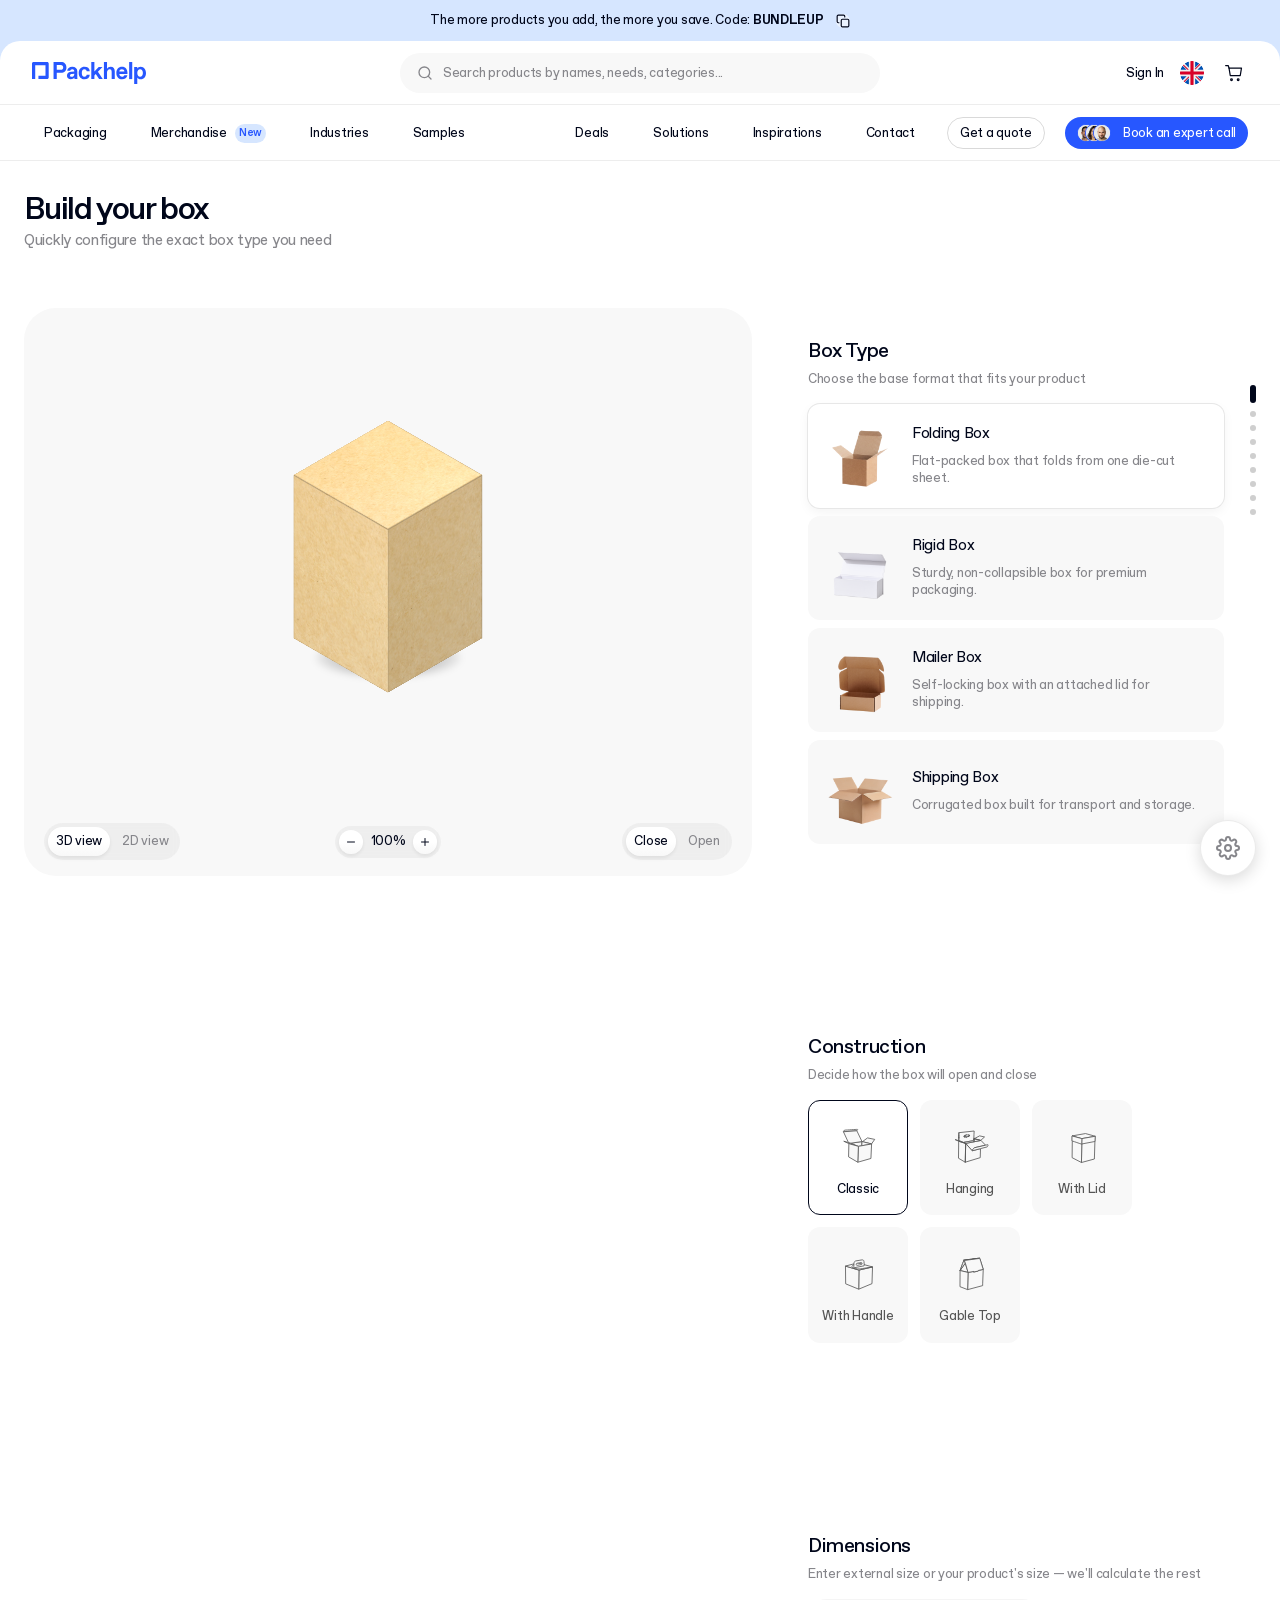
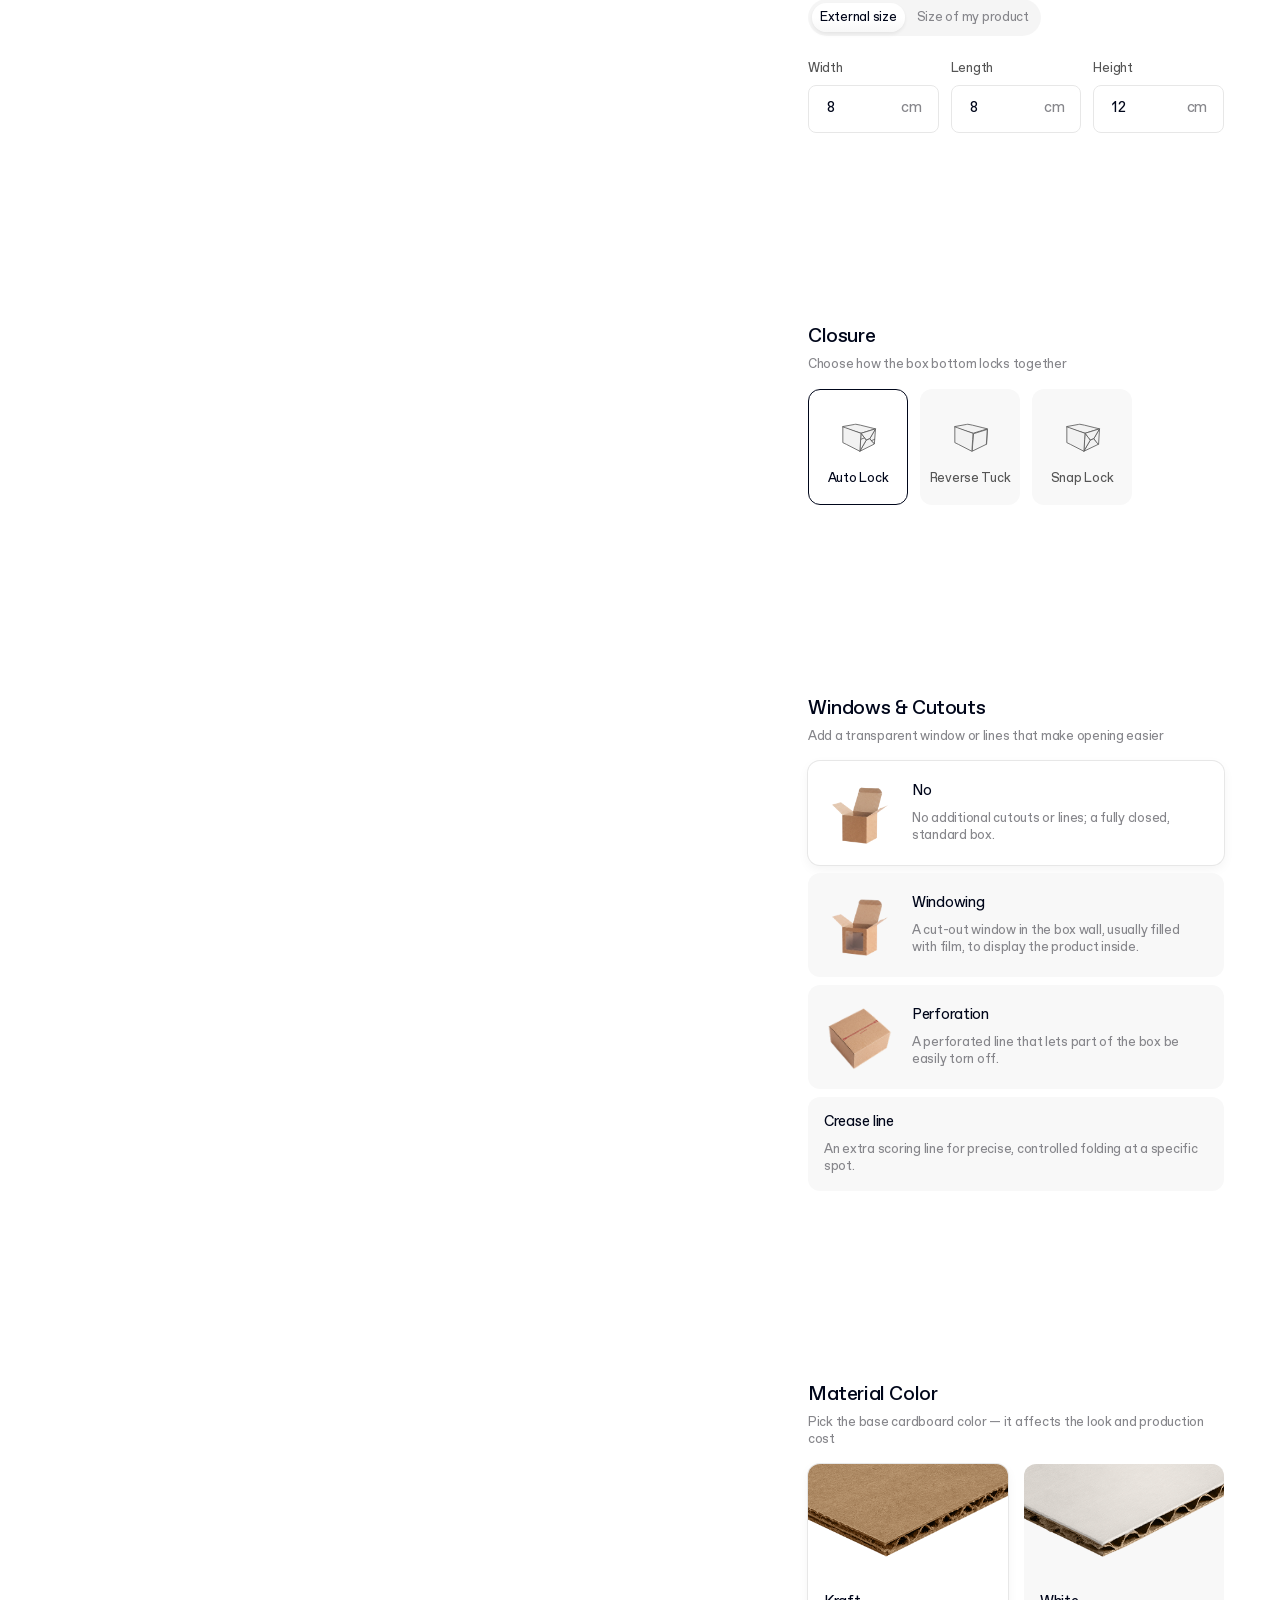
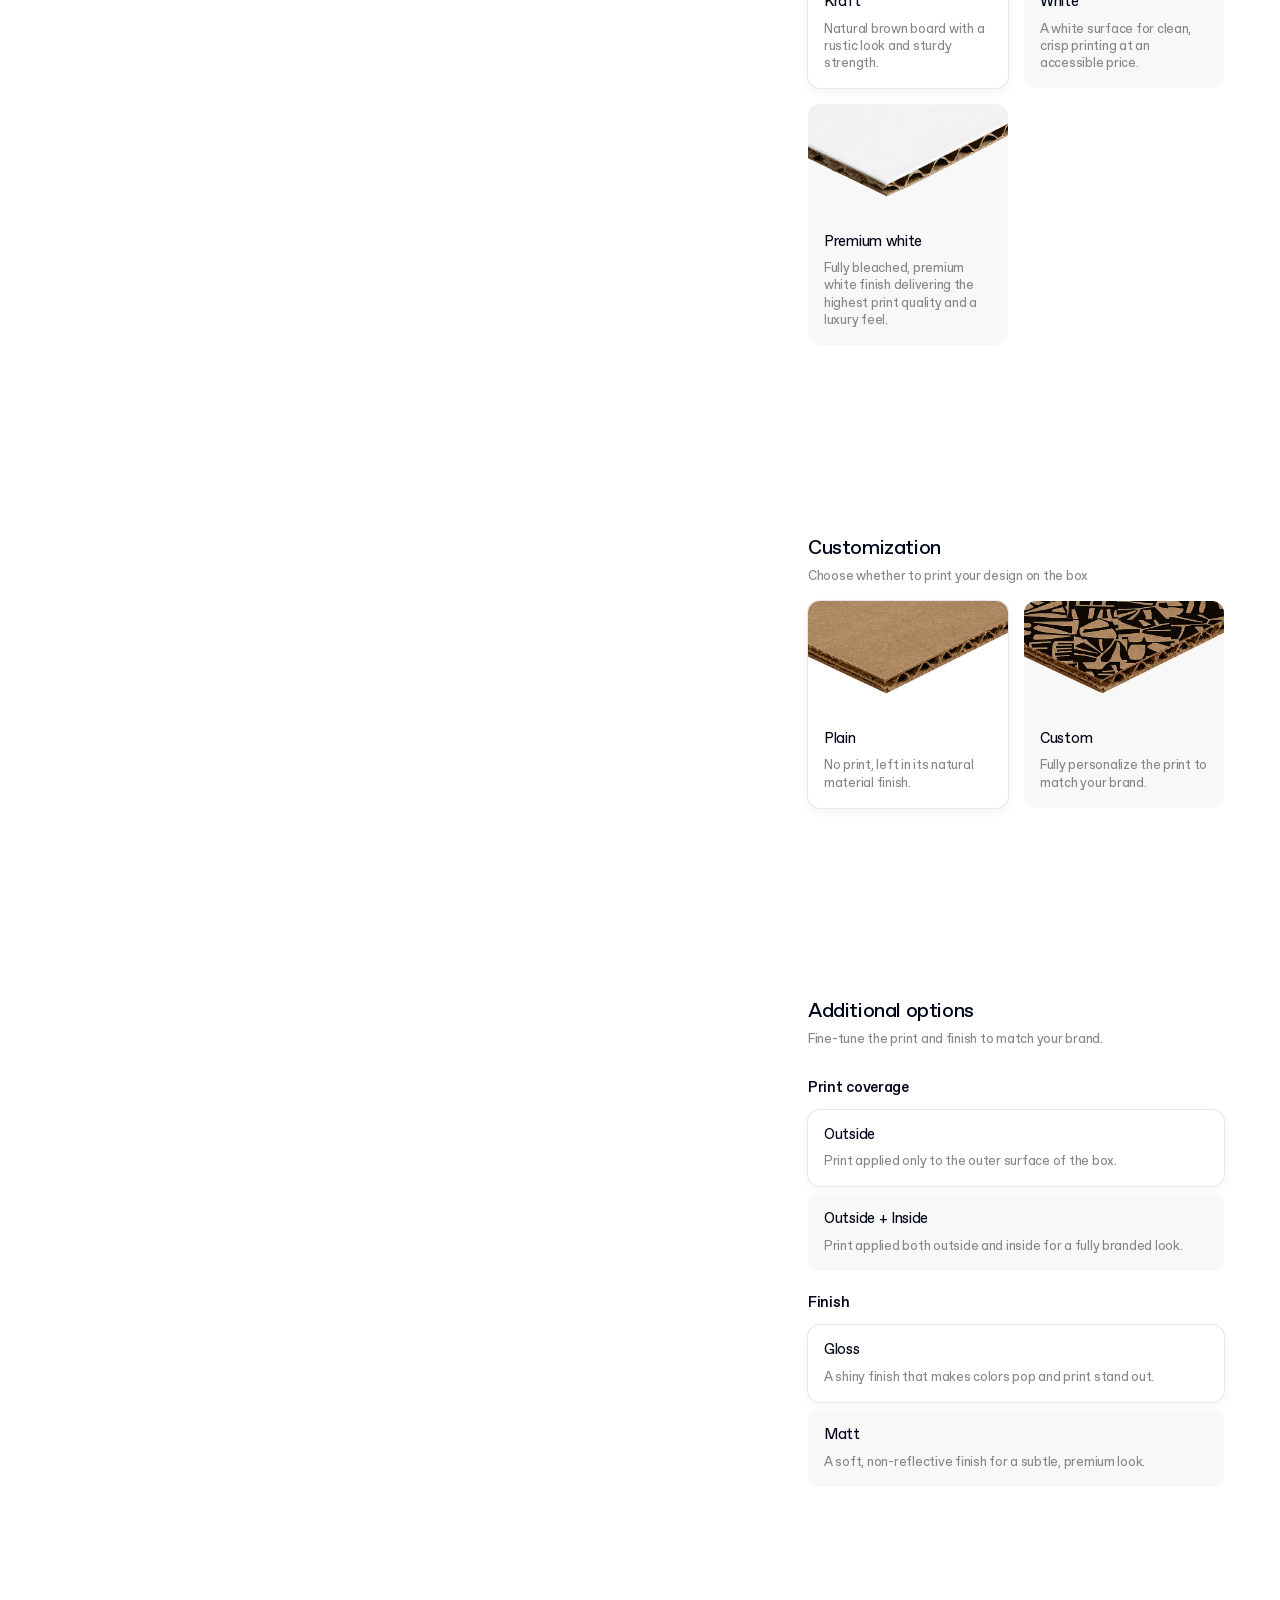
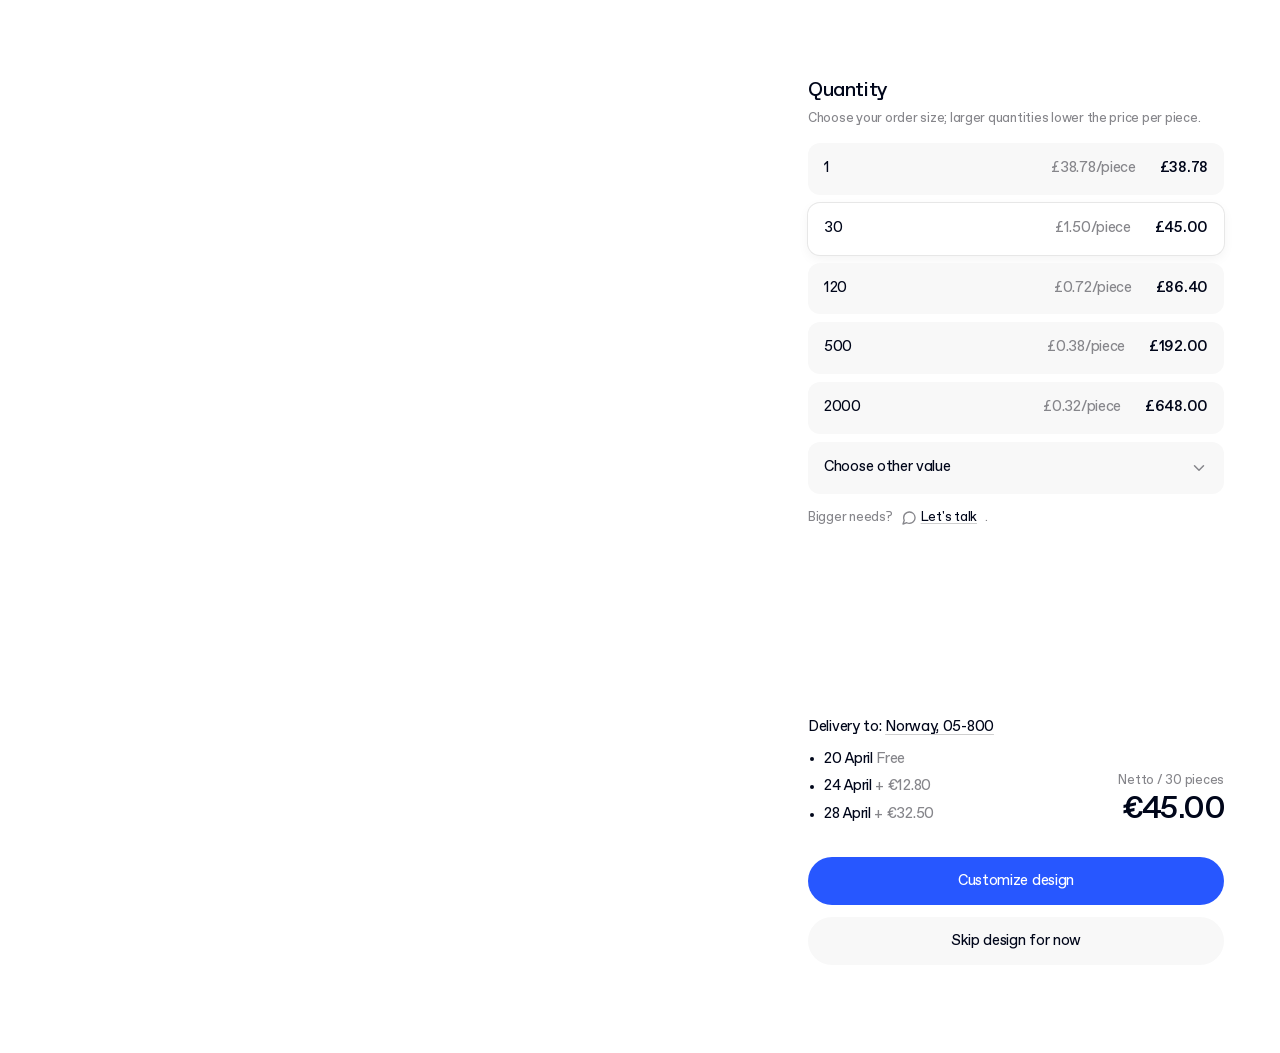
<file: build-your-box.html>
<!doctype html>
<html lang="en">
<head>
<meta charset="utf-8">
<title>Build your box — Packhelp</title>
<meta name="viewport" content="width=device-width, initial-scale=1">
<link rel="stylesheet" href="tokens.css">
<link rel="stylesheet" href="base.css">
<link rel="stylesheet" href="components.css">
<style>
  /* ---------- ANNOUNCEMENT ---------- */
  .announcement-bar {
    display: flex;
    align-items: center;
    justify-content: center;
    gap: var(--space-3);
    padding: 0.75rem 2rem calc(0.75rem + 20px);
    background: var(--color-bg-accent-subtle);
    font-size: 0.8125rem;
    line-height: 1.32;
    letter-spacing: -0.02em;
    color: var(--color-text-primary);
  }

  .announcement-copy {
    display: inline-flex;
    align-items: center;
    justify-content: center;
    border: none;
    background: rgba(255,255,255,.5);
    color: var(--color-text-primary);
    padding: var(--space-1-5);
    border-radius: var(--radius-full);
    cursor: pointer;
    transition: background-color .15s ease;
  }

  .announcement-copy:hover {
    background: rgba(255,255,255,.8);
  }

  .announcement-copy svg {
    width: 14px;
    height: 14px;
  }

  /* top nav (sticky bar + nav-wrapper) styles live in components.css */

  @media (max-width: 900px) {
    .nav-links.desktop-only { display: none; }
    .nav-megamenu { display: none; }
    .sticky-bar { display: none; }
  }

  .cta-avatars {
    display: flex;
    margin-right: var(--space-2-5);
  }

  .cta-avatar {
    width: 24px;
    height: 24px;
    border-radius: 50%;
    background: var(--color-bg-muted);
    border: 2px solid var(--color-accent);
    margin-left: -10px;
  }

  .cta-avatar:first-child {
    margin-left: 0;
  }

  .cta-avatar img {
    display: block;
    width: 100%;
    height: 100%;
    border-radius: 50%;
    object-fit: cover;
  }

  .cta-avatars.sm {
    margin-right: var(--space-2);
  }

  .cta-avatars.sm .cta-avatar {
    width: 18px;
    height: 18px;
    border-width: 1.5px;
  }

  html {
    scroll-behavior: smooth;
  }

  .build-box-header {
    max-width: calc(1400px + 480px + var(--space-6));
    margin: 0 auto;
    padding: var(--space-8) var(--space-6) 0;
    box-sizing: border-box;
  }

  .build-box-page {
    max-width: calc(1400px + 480px + var(--space-6));
    margin: 0 auto;
    display: grid;
    grid-template-columns: minmax(0, 1400px) 480px;
    align-items: start;
    gap: var(--space-6);
    padding: var(--space-6);
    box-sizing: border-box;
  }

  /* ---------- left: sticky visual tile ---------- */
  .build-box-visual {
    position: sticky;
    top: var(--space-6);
    height: calc(100vh - var(--space-6) * 2);
    min-height: 420px;
    display: flex;
    flex-direction: column;
    background: var(--color-bg-muted);
    border-radius: var(--radius-2xl);
    overflow: hidden;
  }

  .build-box-canvas {
    flex: 1;
    min-height: 0;
    display: flex;
    align-items: center;
    justify-content: center;
    color: var(--color-border-hover);
  }

  .build-box-canvas img {
    width: 80%;
    height: 80%;
    max-width: 640px;
    object-fit: contain;
    transition: opacity .2s ease;
  }

  /* ---------- 2D view: a live dieline (flat unfolded net), not a static photo ---------- */
  .build-box-dieline-stage {
    flex: 1 1 auto;
    align-self: stretch;
    width: 100%;
    height: 100%;
    display: flex;
    align-items: center;
    justify-content: center;
    box-sizing: border-box;
    padding: var(--space-6);
  }

  #dielineSvg {
    width: 100%;
    height: 100%;
    max-width: 560px;
    max-height: 560px;
  }

  /* ---------- Real 3D box preview (CSS 3D transforms, no external libs) ---------- */
  .build-box-3d-stage {
    position: relative;
    flex: 1 1 auto;
    align-self: stretch;
    width: 100%;
    height: 100%;
    display: flex;
    align-items: center;
    justify-content: center;
    /* no `perspective`: an isometric view is a parallel (orthographic) projection,
       which is also what makes the JS `project()` math below exact for any rotation/size. */
    touch-action: none;
  }

  .build-box-3d-shadow {
    position: absolute;
    top: 50%;
    left: 50%;
    width: calc((var(--w) + var(--d)) * .55);
    height: calc((var(--w) + var(--d)) * .16);
    margin-top: calc(var(--h) / 2 - (var(--w) + var(--d)) * .08);
    transform: translateX(-50%);
    border-radius: 50%;
    background: radial-gradient(ellipse, rgba(0,0,0,.42) 0%, rgba(0,0,0,.22) 45%, rgba(0,0,0,0) 75%);
    filter: blur(3px);
    pointer-events: none;
  }

  /* ---------- dimension callouts: only shown while the Dimensions step is in view ---------- */
  .build-box-dim-lines {
    position: absolute;
    inset: 0;
    z-index: 2;
    opacity: 0;
    pointer-events: none;
    transition: opacity .3s ease;
    transform: translateZ(0);
    -webkit-transform: translateZ(0);
  }

  .build-box-3d-stage.show-dims .build-box-dim-lines { opacity: 1; }

  .build-box-dim-line {
    position: absolute;
    top: 50%;
    left: 50%;
    height: 2px;
    transform-origin: 0% 50%;
    background: var(--dim-color, var(--color-border-hover));
  }

  /* whichever dimension input currently has focus gets the accent (blue) line + pill;
     the other two stay in the neutral/gray default. */
  .build-box-3d-stage[data-active-dim="width"] .build-box-dim-line.dim-width,
  .build-box-3d-stage[data-active-dim="length"] .build-box-dim-line.dim-length,
  .build-box-3d-stage[data-active-dim="height"] .build-box-dim-line.dim-height {
    --dim-color: var(--color-accent);
  }

  .build-box-dim-pill {
    position: absolute;
    top: 50%;
    left: 50%;
    display: inline-flex;
    align-items: center;
    white-space: nowrap;
    padding: var(--space-1) var(--space-3);
    border-radius: var(--radius-full);
    font-size: 0.6875rem;
    line-height: 1;
    letter-spacing: -0.02em;
    background: var(--color-bg-muted);
    color: var(--color-text-primary);
    box-shadow: 0 2px 6px 0 rgba(0,0,0,.08);
    transform: translate(-50%, -50%) rotate(var(--pill-angle, 0deg));
  }

  /* pills sit at the edge's midpoint, nudged outward (away from the box) for legibility */
  .dim-height .build-box-dim-pill  { transform: translate(calc(-50% + var(--space-3)), -50%) rotate(var(--pill-angle, 0deg)); }
  .dim-width .build-box-dim-pill   { transform: translate(-50%, calc(-50% + var(--space-3))) rotate(var(--pill-angle, 0deg)); }
  .dim-length .build-box-dim-pill  { transform: translate(-50%, calc(-50% + var(--space-3))) rotate(var(--pill-angle, 0deg)); }

  .build-box-3d-stage[data-active-dim="width"] .dim-width .build-box-dim-pill,
  .build-box-3d-stage[data-active-dim="length"] .dim-length .build-box-dim-pill,
  .build-box-3d-stage[data-active-dim="height"] .dim-height .build-box-dim-pill {
    background: var(--color-accent);
    color: var(--color-text-on-accent);
  }

  .build-box-3d {
    position: relative;
    width: 1px;
    height: 1px;
    transform-style: preserve-3d;
    cursor: grab;
    will-change: transform;
  }

  .build-box-3d.is-dragging { cursor: grabbing; }

  /* the static photo's job (2D view) is now done by the live dieline below */
  .build-box-canvas > img { display: none; }
  .build-box-visual.view-3d .build-box-dieline-stage { display: none; }
  .build-box-visual.view-2d .build-box-3d-stage { display: none; }

  .b3d-group {
    position: absolute;
    top: 0;
    left: 0;
    transform-style: preserve-3d;
  }

  .b3d-face,
  .b3d-lid-face,
  .b3d-roof-panel,
  .b3d-roof-end {
    position: absolute;
    box-sizing: border-box;
    border: 1px solid rgba(0,0,0,.10);
    background: var(--b3d-color, #C9A876);
  }

  #box3dModel[data-material="kraft"]         { --b3d-color: #C6A170; }
  #box3dModel[data-material="white"]         { --b3d-color: #F2F0E9; }
  #box3dModel[data-material="premium-white"] { --b3d-color: #FDFDFB; }

  /* kraft gets a real paper texture instead of a flat fill — each face still gets its own
     brightness filter for shading exactly as before, since filter:brightness() applies to
     whatever is rendered underneath (image or solid color) the same way. Sourced from
     brown-paper-texture-background.jpg, downsized 3000x3000->800x800 (7.7MB->~190KB) since
     every face renders at most a few hundred px on screen — same look, much lighter to load. */
  #box3dModel[data-material="kraft"] .b3d-face,
  #box3dModel[data-material="kraft"] .b3d-lid-face,
  #box3dModel[data-material="kraft"] .b3d-roof-panel,
  #box3dModel[data-material="kraft"] .b3d-roof-end,
  #box3dModel[data-material="kraft"] .b3d-flap,
  #box3dModel[data-material="kraft"] .b3d-hang-tab {
    background-image: url('build/kraft-texture.jpg');
    background-size: cover;
    background-position: center;
  }

  /* body (full-height cuboid, present for every construction) */
  .b3d-front  { top: 50%; left: 50%; width: var(--w); height: var(--h); margin: calc(var(--h) / -2) 0 0 calc(var(--w) / -2); transform: translateZ(calc(var(--d) / 2)); filter: brightness(1.06); }
  .b3d-back   { top: 50%; left: 50%; width: var(--w); height: var(--h); margin: calc(var(--h) / -2) 0 0 calc(var(--w) / -2); transform: rotateY(180deg) translateZ(calc(var(--d) / 2)); filter: brightness(.82); }
  .b3d-right  { top: 50%; left: 50%; width: var(--d); height: var(--h); margin: calc(var(--h) / -2) 0 0 calc(var(--d) / -2); transform: rotateY(90deg) translateZ(calc(var(--w) / 2)); filter: brightness(.92); }
  .b3d-left   { top: 50%; left: 50%; width: var(--d); height: var(--h); margin: calc(var(--h) / -2) 0 0 calc(var(--d) / -2); transform: rotateY(-90deg) translateZ(calc(var(--w) / 2)); filter: brightness(.76); }
  .b3d-top    { top: 50%; left: 50%; width: var(--w); height: var(--d); margin: calc(var(--d) / -2) 0 0 calc(var(--w) / -2); transform: rotateX(90deg) translateZ(calc(var(--h) / 2)); filter: brightness(1.18); transition: opacity .15s ease; }
  .b3d-bottom { top: 50%; left: 50%; width: var(--w); height: var(--d); margin: calc(var(--d) / -2) 0 0 calc(var(--w) / -2); transform: rotateX(-90deg) translateZ(calc(var(--h) / 2)); filter: brightness(.68); }

  /* "Size of my product" mode: the W/L/H inputs become the *product* (inner) box, and the outer
     (external) box auto-grows to product + a buffer added on every side. The inner box is a plain
     gray cuboid — same 6-face geometry as the outer body, just built from --iw/--ih/--id instead of
     --w/--h/--d, sharing the same center so it always sits correctly nested inside the outer box
     regardless of proportions. Both custom-prop sets are computed together in updateSize() (JS). */
  .b3d-inner-body { display: none; }
  #box3dModel.product-size-mode .b3d-inner-body { display: block; }

  .b3d-inner-face {
    position: absolute;
    box-sizing: border-box;
    border: 1px solid rgba(0,0,0,.15);
    background: #9A9A9A;
  }
  .b3d-inner-front  { top: 50%; left: 50%; width: var(--iw); height: var(--ih); margin: calc(var(--ih) / -2) 0 0 calc(var(--iw) / -2); transform: translateZ(calc(var(--id) / 2)); filter: brightness(1.12); }
  .b3d-inner-back   { top: 50%; left: 50%; width: var(--iw); height: var(--ih); margin: calc(var(--ih) / -2) 0 0 calc(var(--iw) / -2); transform: rotateY(180deg) translateZ(calc(var(--id) / 2)); filter: brightness(.82); }
  .b3d-inner-right  { top: 50%; left: 50%; width: var(--id); height: var(--ih); margin: calc(var(--ih) / -2) 0 0 calc(var(--id) / -2); transform: rotateY(90deg) translateZ(calc(var(--iw) / 2)); filter: brightness(.94); }
  .b3d-inner-left   { top: 50%; left: 50%; width: var(--id); height: var(--ih); margin: calc(var(--ih) / -2) 0 0 calc(var(--id) / -2); transform: rotateY(-90deg) translateZ(calc(var(--iw) / 2)); filter: brightness(.74); }
  .b3d-inner-top    { top: 50%; left: 50%; width: var(--iw); height: var(--id); margin: calc(var(--id) / -2) 0 0 calc(var(--iw) / -2); transform: rotateX(90deg) translateZ(calc(var(--ih) / 2)); filter: brightness(1.22); }
  .b3d-inner-bottom { top: 50%; left: 50%; width: var(--iw); height: var(--id); margin: calc(var(--id) / -2) 0 0 calc(var(--iw) / -2); transform: rotateX(-90deg) translateZ(calc(var(--ih) / 2)); filter: brightness(.68); }

  /* the outer (external) walls go translucent in this mode so the inner product box shows through */
  #box3dModel.product-size-mode .b3d-front,
  #box3dModel.product-size-mode .b3d-back,
  #box3dModel.product-size-mode .b3d-left,
  #box3dModel.product-size-mode .b3d-right,
  #box3dModel.product-size-mode .b3d-top,
  #box3dModel.product-size-mode .b3d-bottom {
    opacity: .32;
  }

  #box3dModel[data-construction="gable"] .b3d-top { display: none; }
  /* the 4 flaps below exist only to animate the open state; while closed, the flat .b3d-top above is
     what's actually shown (see the .b3d-flap-hinge opacity rule) */
  #box3dModel.box-open .b3d-top { opacity: 0; }

  /* Top open animation: 4 independently-hinged tuck flaps (front/back/left/right) that swing out from
     the box's real top edges when "Open" is toggled. They stay invisible (opacity:0) while closed and
     only fade in as they rotate open — closed, all four are exactly coplanar and their footprints
     overlap (front/back split the top by depth, left/right split it by width), which CSS's preserve-3d
     can't resolve correctly (no true per-pixel z-buffer, just a single depth value per element for
     paint order) and renders as a visibly broken/overlapping mess. Keeping `.b3d-top` as the one flat
     plane for the closed look, and only bringing the flaps in once they're actually rotating away from
     each other, sidesteps that limitation entirely.
     Each hinge wrapper is translated so its own local origin sits ON the physical hinge line (the real
     top edge of the corresponding wall), then rotates around that origin — front/back hinge lines run
     along the width axis (rotateX), left/right hinge lines run along the depth axis (rotateZ). The flap
     itself is positioned so its hinge-side edge is exactly at that wrapper origin (not centered), and its
     own rotateX(90deg) tips it from the default vertical (XY) div into the horizontal (XZ) plane. */
  .b3d-flap-hinge { position: absolute; top: 0; left: 0; transform-style: preserve-3d; opacity: 0; transition: transform .45s cubic-bezier(.4,0,.2,1), opacity .15s ease; }
  #box3dModel.box-open .b3d-flap-hinge { opacity: 1; }
  .b3d-flap { position: absolute; box-sizing: border-box; border: 1px solid rgba(0,0,0,.10); background: var(--b3d-color, #C9A876); }

  .b3d-flap-hinge-front {
    transform: translateY(calc(var(--h) / -2)) translateZ(calc(var(--d) / 2)) rotateX(var(--flap-open-front, 0deg));
  }
  .b3d-flap-front {
    top: 50%; left: 50%;
    width: var(--w); height: calc(var(--d) / 2);
    margin: calc(var(--d) / -2) 0 0 calc(var(--w) / -2);
    transform: rotateX(90deg);
    filter: brightness(1.18);
  }

  .b3d-flap-hinge-back {
    transform: translateY(calc(var(--h) / -2)) translateZ(calc(var(--d) / -2)) rotateX(var(--flap-open-back, 0deg));
  }
  .b3d-flap-back {
    top: 50%; left: 50%;
    width: var(--w); height: calc(var(--d) / 2);
    margin: 0 0 0 calc(var(--w) / -2);
    transform: rotateX(90deg);
    filter: brightness(1.1);
  }

  /* left/right sit 1px below the front/back plane: since both pairs cover the *entire* top footprint
     when closed (front/back split it by depth, left/right split it by width), they'd otherwise be
     exactly coplanar wherever they overlap and z-fight. This mirrors how a real box's minor flaps close
     first, underneath the major flaps — imperceptible once open, since 1px is negligible next to the
     box itself. */
  .b3d-flap-hinge-left {
    transform: translateX(calc(var(--w) / -2)) translateY(calc(var(--h) / -2 + 1px)) rotateZ(var(--flap-open-left, 0deg));
  }
  .b3d-flap-left {
    top: 50%; left: 50%;
    width: calc(var(--w) / 2); height: var(--d);
    margin: calc(var(--d) / -2) 0 0 0;
    transform: rotateX(90deg);
    filter: brightness(1.14);
  }

  .b3d-flap-hinge-right {
    transform: translateX(calc(var(--w) / 2)) translateY(calc(var(--h) / -2 + 1px)) rotateZ(var(--flap-open-right, 0deg));
  }
  .b3d-flap-right {
    top: 50%; left: 50%;
    width: calc(var(--w) / 2); height: var(--d);
    margin: calc(var(--d) / -2) 0 0 calc(var(--w) / -2);
    transform: rotateX(90deg);
    filter: brightness(1.14);
  }

  /* signs/angles verified visually against the reference photo: back tilts open-and-back, front folds
     down-and-forward, left/right splay outward to their sides */
  #box3dModel.box-open .b3d-flap-hinge-front { --flap-open-front: -110deg; }
  #box3dModel.box-open .b3d-flap-hinge-back  { --flap-open-back: 100deg; }
  #box3dModel.box-open .b3d-flap-hinge-left  { --flap-open-left: 100deg; }
  #box3dModel.box-open .b3d-flap-hinge-right { --flap-open-right: -100deg; }

  /* both open mechanisms are mutually exclusive per construction: gable's roof doesn't tuck-open at
     all, and with-lid opens by lifting the separate .b3d-lid piece — its body underneath shouldn't
     *also* show tuck flaps opening at the same time */
  #box3dModel[data-construction="gable"] .b3d-flap-hinge,
  #box3dModel[data-construction="with-lid"] .b3d-flap-hinge { display: none; }

  /* windowing: translucent film patch on the front face */
  .b3d-window {
    position: absolute;
    top: 50%; left: 50%;
    width: calc(var(--w) * .45);
    height: calc(var(--h) * .4);
    margin: calc(var(--h) * -.2) 0 0 calc(var(--w) * -.225);
    transform: translateZ(calc(var(--d) / 2 + .5px));
    background: rgba(255,255,255,.35);
    border: 1px solid rgba(255,255,255,.65);
    box-shadow: inset 0 0 12px rgba(255,255,255,.5);
    display: none;
  }
  #box3dModel[data-windows="windowing"] .b3d-window { display: block; }

  /* hanging: header tab (a full-width continuation of the back panel, opposite the Width wall, rising above
     the top edge) with a euro-slot genuinely cut through it (SVG luminance mask, see #hangSlotMask below) —
     not a dark sticker on top: the hole is real alpha transparency, so whatever's actually behind the tab in
     the 3D scene (here, just the empty stage) shows through it. */
  .b3d-hang-tab {
    position: absolute;
    top: 50%; left: 50%;
    width: var(--w);
    height: calc(var(--h) * .42);
    margin: calc(var(--h) * -.92) 0 0 calc(var(--w) * -.5);
    border-radius: 10px 10px 0 0;
    background: var(--b3d-color, #C9A876);
    transform: rotateY(180deg) translateZ(calc(var(--d) / 2));
    filter: brightness(.82);
    mask: url(#hangSlotMask);
    -webkit-mask: url(#hangSlotMask);
    display: none;
  }
  #box3dModel[data-construction="hanging"] .b3d-hang-tab { display: block; }

  /* with handle: die-cut slot on the top face */
  .b3d-handle-hole {
    position: absolute;
    top: 50%; left: 50%;
    width: calc(var(--w) * .34);
    height: calc(var(--d) * .16);
    margin-top: calc(var(--d) * -.08);
    margin-left: calc(var(--w) * -.17);
    border-radius: 999px;
    background: rgba(0,0,0,.35);
    transform: rotateX(90deg) translateZ(calc(var(--h) / 2 + .5px));
    display: none;
  }
  #box3dModel[data-construction="handle"] .b3d-handle-hole { display: block; }

  /* with lid: a shallower, slightly larger box sitting over the top of the body */
  .b3d-lid {
    display: none;
    --lw: calc(var(--w) + 12px);
    --ld: calc(var(--d) + 12px);
    --lh: calc(var(--h) * .4);
    transform: translateY(calc(-1 * var(--h) / 2 - var(--lh) * .15));
    transition: transform .35s cubic-bezier(.4,0,.2,1);
  }
  #box3dModel[data-construction="with-lid"] .b3d-lid { display: block; }
  /* Open lifts the separate lid piece further up and clear of the body, since it's a distinct part
     rather than hinged flaps like Classic/Hanging/Handle */
  #box3dModel.box-open[data-construction="with-lid"] .b3d-lid {
    transform: translateY(calc(-1 * var(--h) - var(--lh)));
  }

  .b3d-lid-front  { top: 50%; left: 50%; width: var(--lw); height: var(--lh); margin: calc(var(--lh) / -2) 0 0 calc(var(--lw) / -2); transform: translateZ(calc(var(--ld) / 2)); filter: brightness(1.1); }
  .b3d-lid-back   { top: 50%; left: 50%; width: var(--lw); height: var(--lh); margin: calc(var(--lh) / -2) 0 0 calc(var(--lw) / -2); transform: rotateY(180deg) translateZ(calc(var(--ld) / 2)); filter: brightness(.86); }
  .b3d-lid-right  { top: 50%; left: 50%; width: var(--ld); height: var(--lh); margin: calc(var(--lh) / -2) 0 0 calc(var(--ld) / -2); transform: rotateY(90deg) translateZ(calc(var(--lw) / 2)); filter: brightness(.96); }
  .b3d-lid-left   { top: 50%; left: 50%; width: var(--ld); height: var(--lh); margin: calc(var(--lh) / -2) 0 0 calc(var(--ld) / -2); transform: rotateY(-90deg) translateZ(calc(var(--lw) / 2)); filter: brightness(.8); }
  .b3d-lid-top    { top: 50%; left: 50%; width: var(--lw); height: var(--ld); margin: calc(var(--ld) / -2) 0 0 calc(var(--lw) / -2); transform: rotateX(90deg) translateZ(calc(var(--lh) / 2)); filter: brightness(1.22); }

  /* gable top: a peaked roof (ridge along the width axis) sitting on top of the body */
  .b3d-roof {
    display: none;
    transform: translateY(calc(-1 * var(--h) / 2 - var(--rise)));
  }
  #box3dModel[data-construction="gable"] .b3d-roof { display: block; }

  .b3d-roof-panel {
    top: 0; left: 50%;
    width: var(--w);
    height: var(--slant);
    margin-left: calc(var(--w) / -2);
    transform-origin: 50% 0%;
    filter: brightness(1.02);
  }
  .b3d-roof-front { transform: rotateX(var(--pitch-deg)); }
  .b3d-roof-back  { transform: rotateX(calc(var(--pitch-deg) * -1)); filter: brightness(.84); }

  .b3d-roof-end {
    top: 0; left: 50%;
    width: var(--d);
    height: var(--rise);
    margin-left: calc(var(--d) / -2);
    clip-path: polygon(50% 0%, 0% 100%, 100% 100%);
    filter: brightness(.9);
  }
  .b3d-roof-end-right { transform: rotateY(90deg) translateZ(calc(var(--w) / 2)); }
  .b3d-roof-end-left  { transform: rotateY(-90deg) translateZ(calc(var(--w) / 2)); filter: brightness(.74); }

  .build-box-visual-toolbar {
    display: flex;
    align-items: center;
    gap: var(--space-3);
    padding: var(--space-4) var(--space-5);
    flex-wrap: wrap;
  }

  /* three equal-width slots so the center control (zoom) is always truly centered regardless of
     how wide the left/right controls are, rather than relying on justify-content:space-between
     (which only centers the middle item when its neighbors happen to be the same width) */
  .build-box-toolbar-slot {
    flex: 1 1 0;
    min-width: 0;
    display: flex;
  }
  .build-box-toolbar-slot.start  { justify-content: flex-start; }
  .build-box-toolbar-slot.center { justify-content: center; }
  .build-box-toolbar-slot.end    { justify-content: flex-end; }

  /* the toolbar's toggle-switch sits inline in a horizontal row, not stacked above other step
     content like the base .toggle-switch usually is — so it alone opts out of the bottom margin.
     Everything else (the segment-tab background, indicator, text) now lives on the base classes
     directly, since it's shared by every toggle-switch/zoom control on the page, not just this one. */
  .build-box-visual-toolbar .toggle-switch {
    margin-bottom: 0;
  }

  .build-box-zoom {
    display: flex;
    align-items: center;
    font-size: 0.8125rem;
    line-height: 1;
    letter-spacing: -0.02em;
    color: var(--color-text-primary);
    background: rgba(0, 0, 0, .04);
    backdrop-filter: blur(5px);
    -webkit-backdrop-filter: blur(5px);
    border-radius: var(--radius-full);
  }

  .build-box-zoom span {
    padding: 0 8px;
  }

  .build-box-zoom .icon-btn {
    display: flex;
    width: 32px;
    height: 32px;
    padding: var(--space-2);
    flex-direction: column;
    justify-content: center;
    align-items: center;
    border: none;
    border-radius: var(--radius-full);
    background: linear-gradient(180deg, var(--color-bg-surface) 50%, var(--color-bg-muted) 100%);
    box-shadow: 0 2px 4px 0 rgba(0,0,0,.08);
  }

  .build-box-zoom .icon-btn:hover {
    filter: brightness(0.97);
  }

  .build-box-zoom .icon-btn svg { width: 16px; height: 16px; }

  /* ---------- right: one step at a time ---------- */
  .build-box-config-col {
    position: relative;
    display: flex;
    flex-direction: column;
    min-width: 0;
  }

  .build-box-step {
    display: flex;
    flex-direction: column;
    justify-content: center;
    padding: 96px var(--space-8);
  }

  .build-box-step:first-child {
    padding-top: var(--space-8);
  }

  .build-box-heading {
    margin: 0 0 var(--space-1);
    font-weight: 500;
    font-size: 2rem;
    line-height: 1.08;
    letter-spacing: -0.05em;
    color: var(--color-text-primary);
  }

  .build-box-subheading {
    margin: 0 0 var(--space-8);
    font-size: 0.9375rem;
    line-height: 1.32;
    letter-spacing: -0.02em;
    color: var(--color-text-muted);
  }

  .build-box-field-label {
    margin: 0 0 var(--space-2);
    font-size: 1.25rem;
    letter-spacing: -0.02em;
    line-height: 1.16;
    font-weight: 450;
    color: var(--color-text-primary);
  }

  .build-box-field-desc {
    margin: 0 0 var(--space-4);
    font-size: 0.8125rem;
    letter-spacing: -0.02em;
    line-height: 1.32;
    color: var(--color-text-muted);
  }

  .box-type-grid {
    display: flex;
    flex-direction: column;
    gap: var(--space-2);
  }

  .box-type-card {
    display: flex;
    align-items: center;
    gap: var(--space-2);
    width: 100%;
    box-sizing: border-box;
    padding: var(--space-2) var(--space-6) var(--space-2) var(--space-2);
    border: none;
    border-radius: 12px;
    background: var(--color-bg-muted);
    text-align: left;
    cursor: pointer;
    transition: background-color .15s ease, box-shadow .15s ease;
  }

  .box-type-card.no-thumb {
    padding: 16px;
  }

  .quantity-card {
    justify-content: space-between;
  }

  .quantity-card-qty {
    font-size: 0.9375rem;
    line-height: 1.32;
    letter-spacing: -0.02em;
    color: var(--color-text-primary);
  }

  .quantity-card-prices {
    display: flex;
    align-items: baseline;
    gap: var(--space-6);
  }

  .quantity-card-unit {
    font-size: 0.9375rem;
    line-height: 1.32;
    letter-spacing: -0.02em;
    color: var(--color-text-muted);
  }

  .quantity-card-total {
    font-size: 0.9375rem;
    line-height: 1;
    letter-spacing: -0.02em;
    font-weight: 500;
    color: var(--color-text-primary);
  }

  /* "Choose other value": one more row styled exactly like the quantity-card presets above it,
     ending in a chevron instead of a price. Clicking it reveals a custom panel (not a native
     <select>) built from the same components used elsewhere on the page: a dimension-input-style
     text field to type a custom quantity, and a list of quantity-card rows — some priced, some
     ending in a .btn-pill "Get a quote" badge instead, exactly like the main preset list above. */
  .quantity-card-other-wrap {
    display: flex;
    flex-direction: column;
  }

  .quantity-card-other-chevron {
    flex: none;
    width: 18px;
    height: 18px;
    color: var(--color-text-muted);
    transition: transform .2s ease;
  }

  .quantity-card-other-wrap.is-open .quantity-card-other-chevron {
    transform: rotate(180deg);
  }

  .quantity-other-panel {
    display: none;
    flex-direction: column;
    margin-top: var(--space-2);
    border-radius: 12px;
    overflow: hidden;
    background: var(--color-bg-surface);
    /* same light-gray outline + soft shadow already used for .box-type-card.active elsewhere */
    box-shadow: 0 0 0 1px var(--color-border-default), 0 4px 12px rgba(0,0,0,.05);
  }

  .quantity-card-other-wrap.is-open .quantity-other-panel {
    display: flex;
  }

  /* the input is the one exception that keeps padding around it — everything below is flush,
     edge to edge, with no gap between rows */
  .quantity-other-panel .dimension-input-wrap {
    margin: var(--space-4);
  }

  .quantity-other-list {
    display: flex;
    flex-direction: column;
  }

  /* .box-type-card.no-thumb (2 classes) otherwise beats a plain .quantity-other-option (1 class)
     in specificity regardless of source order, so the override needs to match it */
  .box-type-card.quantity-other-option {
    /* same left/right inset as the "Type in your quantity" input (its own var(--space-4) margin) —
       so the row's own box (and therefore its hover highlight) is exactly as wide as the input,
       not full panel width. Rows still stack with zero *vertical* gap between them. */
    width: calc(100% - var(--space-8));
    margin: 0 var(--space-4);
    border-radius: 0;
    background: var(--color-bg-surface);
    transition: background-color .15s ease, border-radius .15s ease;
  }

  .box-type-card.quantity-other-option:hover {
    background: var(--color-bg-muted-hover);
    border-radius: var(--radius-sm);
  }

  .quantity-quote-badge {
    flex: none;
  }

  .build-box-bigger-needs {
    display: flex;
    align-items: center;
    gap: var(--space-2);
    margin: var(--space-4) 0 0;
    font-size: 0.8125rem;
    line-height: 1;
    letter-spacing: -0.02em;
    color: var(--color-text-muted);
  }

  .build-box-bigger-needs-link {
    display: inline-flex;
    align-items: center;
    gap: var(--space-1);
  }

  .build-box-bigger-needs svg {
    flex: none;
    width: 16px;
    height: 16px;
  }

  .build-box-bigger-needs a {
    color: var(--color-text-primary);
    text-decoration: underline;
    text-decoration-color: var(--color-border-hover);
    text-underline-offset: 2px;
  }

  .build-box-subfield {
    margin-top: var(--space-6);
  }

  .build-box-subfield:first-of-type {
    margin-top: var(--space-8);
  }

  .build-box-subfield-label {
    margin: 0 0 var(--space-3);
    font-size: 0.9375rem;
    line-height: 1.16;
    letter-spacing: -0.02em;
    font-weight: 500;
    color: var(--color-text-primary);
  }

  .box-type-card-thumb {
    display: flex;
    flex: none;
    align-items: center;
    justify-content: center;
    width: 88px;
    height: 88px;
  }

  .box-type-card-thumb img {
    display: block;
    width: 100%;
    height: 100%;
    object-fit: contain;
  }

  .box-type-card-text {
    display: flex;
    flex-direction: column;
    gap: var(--space-2);
    min-width: 0;
  }

  .box-type-card-label {
    color: var(--color-text-primary);
    font-feature-settings: 'liga' off, 'clig' off;
    font-family: "ABC Favorit", sans-serif;
    font-size: 15px;
    font-style: normal;
    line-height: 1.32;
    letter-spacing: -0.02em;
  }

  .box-type-card-desc {
    margin: 0;
    font-size: 13px;
    letter-spacing: -0.02em;
    line-height: 1.32;
    color: var(--color-text-muted);
  }

  .box-type-card.active {
    background: var(--color-bg-surface);
    box-shadow: 0 0 0 1px var(--color-border-default), 0 4px 12px rgba(0,0,0,.05);
  }

  .material-card-grid {
    display: grid;
    grid-template-columns: repeat(2, 1fr);
    gap: var(--space-4);
    max-width: 660px;
  }

  .material-card {
    display: flex;
    flex-direction: column;
    padding: 0;
    border: none;
    border-radius: 12px;
    background: var(--color-bg-muted);
    text-align: left;
    cursor: pointer;
    overflow: hidden;
    transition: background-color .15s ease, box-shadow .15s ease;
  }

  .material-card-image {
    display: block;
    width: 100%;
    aspect-ratio: 162 / 104;
  }

  .material-card-image img {
    display: block;
    width: 100%;
    height: 100%;
    object-fit: cover;
  }

  .material-card-text {
    padding: 0 16px 16px;
  }

  .material-card-label {
    display: block;
    color: var(--color-text-primary);
    font-feature-settings: 'liga' off, 'clig' off;
    font-family: "ABC Favorit", sans-serif;
    font-size: 15px;
    font-style: normal;
    line-height: 1.32;
    letter-spacing: -0.02em;
  }

  .material-card-desc {
    display: block;
    margin-top: var(--space-2);
    font-size: 13px;
    letter-spacing: -0.02em;
    line-height: 1.32;
    color: var(--color-text-muted);
  }

  .material-card.active {
    background: var(--color-bg-surface);
    box-shadow: 0 0 0 1px var(--color-border-default), 0 4px 12px rgba(0,0,0,.05);
  }

  .construction-grid {
    display: flex;
    flex-wrap: wrap;
    gap: var(--space-3);
  }

  .construction-card {
    position: relative;
    display: flex;
    flex-direction: column;
    align-items: center;
    justify-content: center;
    gap: var(--space-2);
    flex: 0 0 auto;
    width: 100px;
    padding: var(--space-4) var(--space-2);
    border-radius: 12px;
    background: var(--color-bg-muted);
    border: 1.5px solid transparent;
    color: var(--color-text-secondary);
    cursor: pointer;
    transition: background-color .15s ease, border-color .15s ease, color .15s ease;
  }

  .construction-card-preview {
    position: absolute;
    top: calc(100% + var(--space-2));
    left: 50%;
    transform: translateX(-50%);
    width: 280px;
    height: 160px;
    border-radius: 16px;
    border: 1px solid var(--color-border-default);
    box-shadow: 0 2px 4px 0 rgba(0,0,0,.08);
    overflow: hidden;
    background: var(--color-bg-muted);
    z-index: 1000;
    pointer-events: none;
    opacity: 0;
    visibility: hidden;
    transition: opacity .15s ease;
  }

  .construction-card:hover .construction-card-preview {
    opacity: 1;
    visibility: visible;
  }

  .construction-card-preview video {
    display: block;
    width: 100%;
    height: 100%;
    object-fit: cover;
  }

  .construction-card img { width: 56px; height: 56px; }

  .construction-card span {
    font-size: 0.8125rem;
    letter-spacing: -0.02em;
    text-align: center;
    line-height: 1.32;
  }

  .construction-card:hover { background: var(--color-bg-muted-hover); }

  .construction-card.active {
    background: var(--color-bg-surface);
    border-color: var(--color-text-primary);
    color: var(--color-text-primary);
  }

  .toggle-switch {
    position: relative;
    display: inline-flex;
    align-items: center;
    gap: var(--space-1);
    padding: var(--space-1);
    margin-bottom: var(--space-6);
    border-radius: var(--radius-full);
    background: rgba(0, 0, 0, .04);
    backdrop-filter: blur(5px);
    -webkit-backdrop-filter: blur(5px);
  }

  .toggle-indicator {
    position: absolute;
    top: 4px;
    bottom: 4px;
    left: 0;
    width: 0;
    border-radius: var(--radius-full);
    background: linear-gradient(180deg, var(--color-bg-surface) 50%, var(--color-bg-muted) 100%);
    box-shadow: 0 2px 4px 0 rgba(0,0,0,.08);
    transition: transform 0.3s ease, width 0.3s ease;
  }

  .toggle-option {
    /* "hug" width (a button with no explicit width already sizes to its content) with a tight
       8px padding, active and inactive alike — plus the Body/Body 13 text style */
    position: relative;
    z-index: 1;
    border: none;
    background: transparent;
    padding: 8px;
    border-radius: var(--radius-full);
    font-size: 13px;
    line-height: 1;
    letter-spacing: -0.02em;
    font-feature-settings: 'liga' off, 'clig' off;
    color: var(--color-text-muted);
    cursor: pointer;
    transition: color 0.15s ease;
  }

  .toggle-option.active {
    color: var(--color-text-primary);
  }

  .build-box-step .toggle-switch {
    align-self: flex-start;
  }

  .dimension-grid {
    display: grid;
    grid-template-columns: repeat(3, 1fr);
    gap: var(--space-3);
  }

  .dimension-field {
    display: block;
    min-width: 0;
    font-size: 0.8125rem;
    line-height: 1.32;
    letter-spacing: -0.02em;
    color: var(--color-text-secondary);
  }

  .dimension-field-label { display: block; margin-bottom: var(--space-2); }

  .dimension-input-wrap {
    display: flex;
    align-items: center;
    height: 48px;
    padding: 0 var(--space-4);
    border: 1px solid var(--color-border-default);
    border-radius: var(--radius-sm);
    box-sizing: border-box;
    transition: border-color .15s ease, box-shadow .15s ease;
  }

  .dimension-input-wrap:focus-within {
    border-color: var(--color-accent);
    box-shadow: 0 0 0 3px var(--color-focus-ring);
  }

  .dimension-input {
    flex: 1;
    min-width: 0;
    border: none;
    outline: none;
    background: none;
    font: inherit;
    font-size: 0.9375rem;
    line-height: 1.32;
    letter-spacing: -0.02em;
    color: var(--color-text-primary);
  }

  .dimension-unit { flex: none; color: var(--color-text-muted); font-size: 0.9375rem; line-height: 1.32; letter-spacing: -0.02em; }

  .dimension-buffer-note {
    max-height: 0;
    margin-top: 0;
    padding: 0 var(--space-4);
    border-radius: 12px;
    background: var(--color-bg-notice);
    opacity: 0;
    overflow: hidden;
    transition: max-height .4s cubic-bezier(.4,0,.2,1), opacity .3s ease, margin-top .4s cubic-bezier(.4,0,.2,1), padding-top .4s cubic-bezier(.4,0,.2,1), padding-bottom .4s cubic-bezier(.4,0,.2,1);
  }

  .dimension-buffer-note.visible {
    max-height: 220px;
    margin-top: var(--space-4);
    padding-top: var(--space-4);
    padding-bottom: var(--space-4);
    opacity: 1;
    transition: max-height .4s cubic-bezier(.4,0,.2,1), opacity .3s ease .1s, margin-top .4s cubic-bezier(.4,0,.2,1), padding-top .4s cubic-bezier(.4,0,.2,1), padding-bottom .4s cubic-bezier(.4,0,.2,1);
  }

  .dimension-buffer-text {
    margin: 0 0 var(--space-3);
    font-size: 13px;
    letter-spacing: -0.02em;
    line-height: 1.32;
    color: var(--color-text-primary);
  }

  .dimension-buffer-control {
    display: flex;
    align-items: center;
    gap: var(--space-2);
  }

  .dimension-buffer-label {
    font-size: 13px;
    line-height: 1.32;
    letter-spacing: -0.02em;
    color: var(--color-text-primary);
  }

  .build-box-zoom.sm {
    height: 32px;
    padding: var(--space-1);
    font-size: 13px;
    line-height: 1;
    letter-spacing: -0.02em;
  }

  .build-box-zoom.sm .icon-btn {
    width: 24px;
    height: 24px;
    padding: var(--space-1);
  }

  .build-box-zoom.sm .icon-btn svg {
    width: 12px;
    height: 12px;
  }

  /* ---------- step progress dots ---------- */
  .build-box-dots {
    position: fixed;
    top: 50%;
    right: var(--space-6);
    transform: translateY(-50%);
    z-index: 15;
    display: flex;
    flex-direction: column;
    align-items: center;
    gap: var(--space-2);
  }

  .build-box-dot {
    width: 6px;
    height: 6px;
    border-radius: var(--radius-full);
    background: var(--color-border-hover);
    border: none;
    padding: 0;
    cursor: pointer;
    transition: height 0.35s cubic-bezier(.4,0,.2,1), background-color 0.35s ease;
  }

  .build-box-dot.active {
    height: 18px;
    background: var(--color-text-primary);
  }

  /* ---------- SITE SETTINGS (gear) ---------- */
  .site-settings-btn {
    position: fixed;
    bottom: 24px;
    right: 24px;
    z-index: 1000;
    width: 56px;
    height: 56px;
    border-radius: 50%;
    background: var(--color-bg-surface);
    border: 1px solid rgba(0,0,0,.08);
    box-shadow: 0 4px 16px rgba(0,0,0,.15);
    display: flex;
    align-items: center;
    justify-content: center;
    cursor: pointer;
    color: var(--color-text-muted);
    transition: transform 0.15s ease, box-shadow 0.15s ease;
  }

  .site-settings-btn:hover {
    transform: translateY(-2px);
    box-shadow: 0 6px 20px rgba(0,0,0,.18);
  }

  .site-settings-btn svg {
    width: 24px;
    height: 24px;
  }

  .site-settings-panel {
    position: fixed;
    bottom: 92px;
    right: 24px;
    z-index: 1000;
    width: 280px;
    background: var(--color-bg-surface);
    border-radius: var(--radius-md);
    box-shadow: 0 8px 32px rgba(0,0,0,.18);
    padding: var(--space-5);
    box-sizing: border-box;
    opacity: 0;
    transform: translateY(12px);
    pointer-events: none;
    transition: opacity 0.2s ease, transform 0.2s ease;
  }

  .site-settings-panel.open {
    opacity: 1;
    transform: translateY(0);
    pointer-events: auto;
  }

  .site-settings-title {
    margin: 0 0 var(--space-4);
    font-size: 0.9375rem;
    line-height: 1.16;
    letter-spacing: -0.02em;
    font-weight: 500;
    color: var(--color-text-primary);
  }

  .site-settings-row {
    display: flex;
    align-items: center;
    justify-content: space-between;
    gap: var(--space-4);
  }

  .site-settings-label {
    margin: 0;
    font-size: 0.8125rem;
    line-height: 1;
    letter-spacing: -0.02em;
    color: var(--color-text-primary);
  }

  .site-settings-desc {
    margin: var(--space-0-5) 0 0;
    font-size: 0.6875rem;
    line-height: 1.32;
    letter-spacing: -0.02em;
    color: var(--color-text-muted);
  }

  /* ---------- Compact mode: accordion list ---------- */
  .build-box-accordion-header {
    display: none;
    width: 100%;
    align-items: center;
    gap: var(--space-3);
    padding: var(--space-4) 0;
    background: none;
    border: none;
    text-align: left;
    cursor: pointer;
  }

  .build-box-accordion-badge {
    flex: none;
    display: flex;
    align-items: center;
    justify-content: center;
    width: 32px;
    height: 32px;
    border-radius: 50%;
    background: var(--color-bg-muted);
    color: var(--color-text-primary);
    font-size: 0.8125rem;
    line-height: 1;
    letter-spacing: -0.02em;
  }

  .build-box-accordion-badge svg {
    width: 16px;
    height: 16px;
  }

  .build-box-accordion-badge.done {
    background: var(--color-bg-accent-subtle);
    color: var(--color-text-primary);
  }

  .build-box-accordion-title {
    flex: 1;
    font-size: 0.9375rem;
    line-height: 1;
    letter-spacing: -0.02em;
    font-weight: 500;
    color: var(--color-text-primary);
  }

  .build-box-accordion-value {
    font-weight: 400;
  }

  .build-box-accordion-chevron {
    flex: none;
    width: 18px;
    height: 18px;
    color: var(--color-text-primary);
    transition: transform .2s ease;
  }

  .build-box-step.expanded .build-box-accordion-chevron {
    transform: rotate(180deg);
  }

  body.compact-mode .build-box-step {
    padding: 0 var(--space-8);
  }

  /* a normal-flow block (not a border) so it's inset by the step's own padding — i.e. it
     starts exactly where the badge starts and ends exactly where the chevron ends, matching
     the accordion header's content width instead of bleeding to the section's full width */
  body.compact-mode .build-box-step::after {
    content: '';
    display: block;
    height: 1px;
    background: var(--color-border-default);
  }

  body.compact-mode .build-box-step:first-child {
    padding-top: 0;
  }

  body.compact-mode .build-box-accordion-header {
    display: flex;
  }

  /* the accordion header row already shows the step title, so the step's own header/subheader
     (shown at the top of every step's content in the normal, non-compact view) would be
     redundant once expanded in compact mode */
  body.compact-mode .build-box-step-content > .build-box-field-label,
  body.compact-mode .build-box-step-content > .build-box-field-desc {
    display: none;
  }

  body.compact-mode .build-box-step-content {
    max-height: 0;
    opacity: 0;
    overflow: hidden;
    transition: max-height .35s cubic-bezier(.4,0,.2,1), opacity .25s ease;
  }

  body.compact-mode .build-box-step.expanded .build-box-step-content {
    max-height: 3000px;
    opacity: 1;
    padding-bottom: var(--space-8);
  }

  body.compact-mode .build-box-subfield:first-of-type {
    margin-top: 0;
  }

  /* ---------- mini sticky price summary, pinned like the homepage sticky nav ---------- */
  .build-box-sticky-summary {
    position: fixed;
    bottom: 0;
    z-index: 60;
    box-sizing: border-box;
    display: flex;
    align-items: center;
    justify-content: space-between;
    gap: var(--space-4);
    padding: var(--space-4) var(--space-6);
    background: rgba(255, 255, 255, 0.80);
    border-radius: 12px 12px 0 0;
    box-shadow: 0 1px 2px rgba(0,0,0,.08);
    backdrop-filter: blur(8px);
    -webkit-backdrop-filter: blur(8px);
    opacity: 0;
    transform: translateY(100%);
    pointer-events: none;
    transition: opacity .3s ease, transform .3s ease;
  }

  .build-box-sticky-summary.visible {
    opacity: 1;
    transform: translateY(0);
    pointer-events: auto;
  }

  .build-box-sticky-summary-group {
    display: flex;
    flex-direction: column;
    gap: var(--space-1);
  }

  .build-box-sticky-summary-label {
    font-size: 0.6875rem;
    line-height: 1.32;
    letter-spacing: -0.02em;
    color: var(--color-text-muted);
  }

  .build-box-sticky-summary-value {
    font-size: 0.9375rem;
    line-height: 1;
    letter-spacing: -0.02em;
    font-weight: 500;
    color: var(--color-text-primary);
  }

  .build-box-sticky-summary-value.underline {
    text-decoration: underline;
    text-decoration-color: var(--color-border-hover);
    text-underline-offset: 3px;
  }

  .build-box-sticky-summary-price {
    font-size: 1.0625rem;
    line-height: 1;
    letter-spacing: -0.02em;
    font-weight: 500;
    color: var(--color-text-primary);
  }

  .build-box-sticky-summary-right {
    display: flex;
    align-items: center;
    gap: var(--space-6);
  }

  .build-box-sticky-summary-price-group {
    text-align: right;
  }

  @media (max-width: 900px) {
    .build-box-sticky-summary { display: none; }
  }

  /* ---------- final checkout card ---------- */
  .build-box-checkout {
    padding: 96px var(--space-8) var(--space-16);
  }

  .build-box-checkout-card {
    width: 100%;
  }

  .build-box-checkout-top {
    display: flex;
    align-items: stretch;
    justify-content: space-between;
    gap: var(--space-4);
    margin-bottom: var(--space-8);
  }

  .build-box-checkout-delivery-label {
    margin: 0 0 var(--space-3);
    font-size: 0.9375rem;
    line-height: 1.32;
    letter-spacing: -0.02em;
    color: var(--color-text-primary);
  }

  .build-box-checkout-location {
    text-decoration: underline;
    text-decoration-color: var(--color-border-hover);
    text-underline-offset: 3px;
  }

  .build-box-checkout-dates {
    list-style: none;
    margin: 0;
    padding: 0;
    display: flex;
    flex-direction: column;
    gap: var(--space-2);
    font-size: 0.9375rem;
    line-height: 1.32;
    letter-spacing: -0.02em;
  }

  .build-box-checkout-dates li {
    position: relative;
    padding-left: var(--space-4);
    color: var(--color-text-primary);
  }

  .build-box-checkout-dates li::before {
    content: "";
    position: absolute;
    left: 2px;
    top: 0.5em;
    width: 4px;
    height: 4px;
    border-radius: var(--radius-full);
    background: var(--color-text-primary);
  }

  .build-box-checkout-date-price {
    color: var(--color-text-muted);
  }

  .build-box-checkout-price {
    flex: none;
    display: flex;
    flex-direction: column;
    justify-content: flex-end;
    text-align: right;
  }

  .build-box-checkout-price-label {
    margin: 0 0 var(--space-1);
    font-size: 0.8125rem;
    line-height: 1.32;
    letter-spacing: -0.02em;
    color: var(--color-text-muted);
  }

  .build-box-checkout-price-value {
    margin: 0;
    font-size: 2rem;
    line-height: 1;
    font-weight: 500;
    letter-spacing: -0.05em;
    color: var(--color-text-primary);
  }

  .build-box-checkout-card .btn-pill {
    width: 100%;
    margin-bottom: var(--space-3);
  }

  .build-box-checkout-card .btn-pill:last-child {
    margin-bottom: 0;
  }

  .build-box-checkout-card .btn-pill.muted {
    background: var(--color-bg-muted);
    color: var(--color-text-primary);
    border: none;
  }

  .build-box-checkout-card .btn-pill.muted:hover {
    background: var(--color-bg-muted-hover);
  }

  /* ---------- tablet: margins shrink before the full stack breakpoint; the 1400px/480px column sizing already flexes down gracefully ---------- */
  @media (max-width: 1200px) {
    .build-box-page { gap: var(--space-4); padding: var(--space-4); }
    .build-box-header { padding: var(--space-6) var(--space-4) 0; }
    .build-box-step { padding-left: var(--space-6); padding-right: var(--space-6); }
    .construction-card { width: 84px; }
  }

  @media (max-width: 900px) {
    .build-box-header { padding: var(--space-6) var(--space-4) 0; }
    .build-box-page { grid-template-columns: 1fr; padding: var(--space-4); gap: var(--space-4); }
    .build-box-visual { position: static; height: 60vh; min-height: 360px; top: 0; }
    .build-box-step { min-height: 0; padding: var(--space-8) var(--space-2); }
    .build-box-config-col { gap: var(--space-8); }
    .build-box-dots { display: none; }
  }
</style>
</head>
<body>

<div class="announcement-bar">
  <span>The more products you add, the more you save. Code: <strong>BUNDLEUP</strong></span>
  <button class="announcement-copy" aria-label="Copy code">
    <svg viewBox="0 0 24 24" fill="none" stroke="currentColor" stroke-width="2" stroke-linecap="round" stroke-linejoin="round"><rect x="9" y="9" width="13" height="13" rx="2"/><path d="M5 15H4a2 2 0 0 1-2-2V4a2 2 0 0 1 2-2h9a2 2 0 0 1 2 2v1"/></svg>
  </button>
</div>

<div id="ph-sticky-bar"></div>

<div class="container">
  <div id="ph-nav-wrapper"></div>
  <script src="nav-header.js"></script>
</div>

  <nav class="build-box-dots" id="stepDots" aria-label="Configuration steps">
    <button class="build-box-dot active" data-target="stepBoxType" aria-label="Box type"></button>
    <button class="build-box-dot" data-target="stepConstruction" aria-label="Construction"></button>
    <button class="build-box-dot" data-target="stepSize" aria-label="Size"></button>
    <button class="build-box-dot" data-target="stepClosure" aria-label="Closure"></button>
    <button class="build-box-dot" data-target="stepWindows" aria-label="Windows and cutouts"></button>
    <button class="build-box-dot" data-target="stepMaterial" aria-label="Material color"></button>
    <button class="build-box-dot" data-target="stepCustomization" aria-label="Customization"></button>
    <button class="build-box-dot" data-target="stepAdditional" aria-label="Additional options"></button>
    <button class="build-box-dot" data-target="stepQuantity" aria-label="Quantity"></button>
  </nav>

  <div class="build-box-header">
    <h2 class="build-box-heading">Build your box</h2>
    <p class="build-box-subheading">Quickly configure the exact box type you need</p>
  </div>

  <div class="build-box-sticky-summary" id="stickySummaryBar">
    <div class="build-box-sticky-summary-group">
      <span class="build-box-sticky-summary-label">Delivery</span>
      <span class="build-box-sticky-summary-value underline">20-28 April</span>
    </div>
    <div class="build-box-sticky-summary-right">
      <div class="build-box-sticky-summary-group build-box-sticky-summary-price-group">
        <span class="build-box-sticky-summary-label">Netto / 30 pieces</span>
        <span class="build-box-sticky-summary-price">€45.00</span>
      </div>
      <a href="#" class="btn-pill lg">Add to cart</a>
    </div>
  </div>

  <svg width="0" height="0" style="position:absolute" aria-hidden="true" focusable="false">
    <defs>
      <!-- Real cut-out for the hanging tab's euro-slot: white = visible tab material, black = punched
           through (fully transparent). The base rect uses objectBoundingBox fractions (0/0/1/1 always
           covers the whole tab, whatever its size). The bar/thumb shapes' x/y/width/height/rx/ry/d are
           instead recomputed in JS every time the box's size changes (see updateHangSlotMask() in the
           box3d script) as fixedPx / currentTabPx — this keeps their *rendered* pixel size constant
           regardless of box dimensions, rather than the fractions scaling with the tab like the base
           rect does. -->
      <mask id="hangSlotMask" maskContentUnits="objectBoundingBox">
        <rect x="0" y="0" width="1" height="1" fill="#fff"/>
        <rect id="hangSlotBar" fill="#000"/>
        <path id="hangSlotThumb" fill="#000"/>
      </mask>
    </defs>
  </svg>

  <div class="build-box-page">
    <div class="build-box-visual">
      <div class="build-box-canvas">
        <img id="canvasImage" src="build/folding-box.png" alt="">
        <div class="build-box-dieline-stage" id="dielineStage">
          <svg id="dielineSvg" viewBox="0 0 100 100" preserveAspectRatio="xMidYMid meet"></svg>
        </div>
        <div class="build-box-3d-stage" id="box3dStage">
          <div class="build-box-3d-shadow"></div>
          <div class="build-box-dim-lines">
            <div class="build-box-dim-line dim-height"><span class="build-box-dim-pill" id="dimPillHeight">Height: 12 cm</span></div>
            <div class="build-box-dim-line dim-width"><span class="build-box-dim-pill" id="dimPillWidth">Width: 8 cm</span></div>
            <div class="build-box-dim-line dim-length"><span class="build-box-dim-pill" id="dimPillLength">Length: 8 cm</span></div>
          </div>
          <div class="build-box-3d" id="box3dModel" data-construction="classic" data-material="kraft" data-windows="no">
            <div class="b3d-group b3d-body">
              <div class="b3d-face b3d-front"></div>
              <div class="b3d-face b3d-back"></div>
              <div class="b3d-face b3d-left"></div>
              <div class="b3d-face b3d-right"></div>
              <div class="b3d-face b3d-top"></div>
              <div class="b3d-flap-hinge b3d-flap-hinge-front"><div class="b3d-flap b3d-flap-front"></div></div>
              <div class="b3d-flap-hinge b3d-flap-hinge-back"><div class="b3d-flap b3d-flap-back"></div></div>
              <div class="b3d-flap-hinge b3d-flap-hinge-left"><div class="b3d-flap b3d-flap-left"></div></div>
              <div class="b3d-flap-hinge b3d-flap-hinge-right"><div class="b3d-flap b3d-flap-right"></div></div>
              <div class="b3d-face b3d-bottom"></div>
              <div class="b3d-window"></div>
              <div class="b3d-hang-tab"></div>
              <div class="b3d-handle-hole"></div>
            </div>
            <div class="b3d-group b3d-lid">
              <div class="b3d-lid-face b3d-lid-front"></div>
              <div class="b3d-lid-face b3d-lid-back"></div>
              <div class="b3d-lid-face b3d-lid-left"></div>
              <div class="b3d-lid-face b3d-lid-right"></div>
              <div class="b3d-lid-face b3d-lid-top"></div>
            </div>
            <div class="b3d-group b3d-roof">
              <div class="b3d-roof-panel b3d-roof-front"></div>
              <div class="b3d-roof-panel b3d-roof-back"></div>
              <div class="b3d-roof-end b3d-roof-end-left"></div>
              <div class="b3d-roof-end b3d-roof-end-right"></div>
            </div>
            <div class="b3d-group b3d-inner-body">
              <div class="b3d-inner-face b3d-inner-front"></div>
              <div class="b3d-inner-face b3d-inner-back"></div>
              <div class="b3d-inner-face b3d-inner-left"></div>
              <div class="b3d-inner-face b3d-inner-right"></div>
              <div class="b3d-inner-face b3d-inner-top"></div>
              <div class="b3d-inner-face b3d-inner-bottom"></div>
            </div>
          </div>
        </div>
      </div>
      <div class="build-box-visual-toolbar">
        <div class="build-box-toolbar-slot start">
          <div class="toggle-switch" id="viewToggleSwitch">
            <div class="toggle-indicator" id="viewToggleIndicator"></div>
            <button class="toggle-option active">3D view</button>
            <button class="toggle-option">2D view</button>
          </div>
        </div>
        <div class="build-box-toolbar-slot center">
          <div class="build-box-zoom sm" id="previewZoom">
            <button class="icon-btn" id="zoomOutBtn" aria-label="Zoom out"><svg viewBox="0 0 24 24" fill="none" stroke="currentColor" stroke-width="2" stroke-linecap="round"><path d="M5 12h14"/></svg></button>
            <span id="zoomValue">100%</span>
            <button class="icon-btn" id="zoomInBtn" aria-label="Zoom in"><svg viewBox="0 0 24 24" fill="none" stroke="currentColor" stroke-width="2" stroke-linecap="round"><path d="M12 5v14M5 12h14"/></svg></button>
          </div>
        </div>
        <div class="build-box-toolbar-slot end">
          <div class="toggle-switch" id="openToggleSwitch">
            <div class="toggle-indicator" id="openToggleIndicator"></div>
            <button class="toggle-option active">Close</button>
            <button class="toggle-option">Open</button>
          </div>
        </div>
      </div>
    </div>

    <div class="build-box-config-col">

      <section class="build-box-step" id="stepBoxType">
        <button class="build-box-accordion-header" type="button">
          <span class="build-box-accordion-badge">1</span>
          <span class="build-box-accordion-title">Box Type<span class="build-box-accordion-value"></span></span>
          <svg class="build-box-accordion-chevron" viewBox="0 0 24 24" fill="none" stroke="currentColor" stroke-width="2" stroke-linecap="round" stroke-linejoin="round"><path d="m6 9 6 6 6-6"/></svg>
        </button>
        <div class="build-box-step-content">
        <h3 class="build-box-field-label">Box Type</h3>
        <p class="build-box-field-desc">Choose the base format that fits your product</p>
        <div class="box-type-grid">
          <button class="box-type-card active" data-box-type="folding">
            <span class="box-type-card-thumb"><img src="build/folding-box.png" alt=""></span>
            <span class="box-type-card-text">
              <span class="box-type-card-label">Folding Box</span>
              <span class="box-type-card-desc">Flat-packed box that folds from one die-cut sheet.</span>
            </span>
          </button>
          <button class="box-type-card">
            <span class="box-type-card-thumb"><img src="build/rigid-box.png" alt=""></span>
            <span class="box-type-card-text">
              <span class="box-type-card-label">Rigid Box</span>
              <span class="box-type-card-desc">Sturdy, non-collapsible box for premium packaging.</span>
            </span>
          </button>
          <button class="box-type-card">
            <span class="box-type-card-thumb"><img src="build/mialer-box.png" alt=""></span>
            <span class="box-type-card-text">
              <span class="box-type-card-label">Mailer Box</span>
              <span class="box-type-card-desc">Self-locking box with an attached lid for shipping.</span>
            </span>
          </button>
          <button class="box-type-card">
            <span class="box-type-card-thumb"><img src="build/shipping-box.png" alt=""></span>
            <span class="box-type-card-text">
              <span class="box-type-card-label">Shipping Box</span>
              <span class="box-type-card-desc">Corrugated box built for transport and storage.</span>
            </span>
          </button>
        </div>
        </div>
      </section>

      <section class="build-box-step" id="stepConstruction">
        <button class="build-box-accordion-header" type="button">
          <span class="build-box-accordion-badge">2</span>
          <span class="build-box-accordion-title">Construction<span class="build-box-accordion-value"></span></span>
          <svg class="build-box-accordion-chevron" viewBox="0 0 24 24" fill="none" stroke="currentColor" stroke-width="2" stroke-linecap="round" stroke-linejoin="round"><path d="m6 9 6 6 6-6"/></svg>
        </button>
        <div class="build-box-step-content">
        <h3 class="build-box-field-label">Construction</h3>
        <p class="build-box-field-desc">Decide how the box will open and close</p>
        <div class="construction-grid">
          <button class="construction-card active" data-construction="classic">
            <img src="build/classic.svg" alt="">
            <span>Classic</span>
          </button>
          <button class="construction-card" data-construction="hanging">
            <img src="build/hanging.svg" alt="">
            <span>Hanging</span>
          </button>
          <button class="construction-card" data-construction="with-lid">
            <img src="build/with-lid.svg" alt="">
            <span>With Lid</span>
          </button>
          <button class="construction-card" data-construction="handle">
            <img src="build/handle.svg" alt="">
            <span>With Handle</span>
          </button>
          <button class="construction-card" data-construction="gable">
            <img src="build/gable.svg" alt="">
            <span>Gable Top</span>
          </button>
        </div>
        </div>
      </section>

      <section class="build-box-step" id="stepSize">
        <button class="build-box-accordion-header" type="button">
          <span class="build-box-accordion-badge">3</span>
          <span class="build-box-accordion-title">Dimensions<span class="build-box-accordion-value"></span></span>
          <svg class="build-box-accordion-chevron" viewBox="0 0 24 24" fill="none" stroke="currentColor" stroke-width="2" stroke-linecap="round" stroke-linejoin="round"><path d="m6 9 6 6 6-6"/></svg>
        </button>
        <div class="build-box-step-content">
        <h3 class="build-box-field-label">Dimensions</h3>
        <p class="build-box-field-desc">Enter external size or your product's size — we'll calculate the rest</p>
        <div class="toggle-switch" id="sizeToggleSwitch">
          <div class="toggle-indicator" id="sizeToggleIndicator"></div>
          <button class="toggle-option active">External size</button>
          <button class="toggle-option">Size of my product</button>
        </div>
        <div class="dimension-grid">
          <label class="dimension-field">
            <span class="dimension-field-label">Width</span>
            <span class="dimension-input-wrap"><input type="number" class="dimension-input" id="dimWidth" value="8"><span class="dimension-unit">cm</span></span>
          </label>
          <label class="dimension-field">
            <span class="dimension-field-label">Length</span>
            <span class="dimension-input-wrap"><input type="number" class="dimension-input" id="dimLength" value="8"><span class="dimension-unit">cm</span></span>
          </label>
          <label class="dimension-field">
            <span class="dimension-field-label">Height</span>
            <span class="dimension-input-wrap"><input type="number" class="dimension-input" id="dimHeight" value="12"><span class="dimension-unit">cm</span></span>
          </label>
        </div>

        <div class="dimension-buffer-note" id="dimensionBufferNote">
          <p class="dimension-buffer-text">We automatically add a <span id="bufferMmText">5</span> mm buffer on all sides to ensure your product fits. External size of the box: W <span id="extW">8.5</span> cm x L <span id="extL">8.5</span> cm x h <span id="extH">12.5</span> cm</p>
          <div class="dimension-buffer-control">
            <span class="dimension-buffer-label">Buffer size:</span>
            <div class="build-box-zoom sm" id="bufferStepper">
              <button class="icon-btn" id="bufferMinus" aria-label="Decrease buffer"><svg viewBox="0 0 24 24" fill="none" stroke="currentColor" stroke-width="2" stroke-linecap="round"><path d="M5 12h14"/></svg></button>
              <span id="bufferValue">5 mm</span>
              <button class="icon-btn" id="bufferPlus" aria-label="Increase buffer"><svg viewBox="0 0 24 24" fill="none" stroke="currentColor" stroke-width="2" stroke-linecap="round"><path d="M12 5v14M5 12h14"/></svg></button>
            </div>
          </div>
        </div>
        </div>
      </section>

      <section class="build-box-step" id="stepClosure">
        <button class="build-box-accordion-header" type="button">
          <span class="build-box-accordion-badge">4</span>
          <span class="build-box-accordion-title">Closure<span class="build-box-accordion-value"></span></span>
          <svg class="build-box-accordion-chevron" viewBox="0 0 24 24" fill="none" stroke="currentColor" stroke-width="2" stroke-linecap="round" stroke-linejoin="round"><path d="m6 9 6 6 6-6"/></svg>
        </button>
        <div class="build-box-step-content">
        <h3 class="build-box-field-label">Closure</h3>
        <p class="build-box-field-desc">Choose how the box bottom locks together</p>
        <div class="construction-grid">
          <button class="construction-card active">
            <img src="build/auto-lock.svg" alt="">
            <span>Auto Lock</span>
          </button>
          <button class="construction-card">
            <img src="build/reverse-tuck.svg" alt="">
            <span>Reverse Tuck</span>
          </button>
          <button class="construction-card">
            <img src="build/snap-lock.svg" alt="">
            <span>Snap Lock</span>
            <span class="construction-card-preview">
              <video src="build/snaplock.mp4" autoplay muted loop playsinline></video>
            </span>
          </button>
        </div>
        </div>
      </section>

      <section class="build-box-step" id="stepWindows">
        <button class="build-box-accordion-header" type="button">
          <span class="build-box-accordion-badge">5</span>
          <span class="build-box-accordion-title">Windows &amp; Cutouts<span class="build-box-accordion-value"></span></span>
          <svg class="build-box-accordion-chevron" viewBox="0 0 24 24" fill="none" stroke="currentColor" stroke-width="2" stroke-linecap="round" stroke-linejoin="round"><path d="m6 9 6 6 6-6"/></svg>
        </button>
        <div class="build-box-step-content">
        <h3 class="build-box-field-label">Windows &amp; Cutouts</h3>
        <p class="build-box-field-desc">Add a transparent window or lines that make opening easier</p>
        <div class="box-type-grid">
          <button class="box-type-card active" data-windows="no">
            <span class="box-type-card-thumb"><img src="build/folding-box.png" alt=""></span>
            <span class="box-type-card-text">
              <span class="box-type-card-label">No</span>
              <span class="box-type-card-desc">No additional cutouts or lines; a fully closed, standard box.</span>
            </span>
          </button>
          <button class="box-type-card" data-windows="windowing">
            <span class="box-type-card-thumb"><img src="build/windowing.png" alt=""></span>
            <span class="box-type-card-text">
              <span class="box-type-card-label">Windowing</span>
              <span class="box-type-card-desc">A cut-out window in the box wall, usually filled with film, to display the product inside.</span>
            </span>
          </button>
          <button class="box-type-card" data-windows="perforation">
            <span class="box-type-card-thumb"><img src="build/perforation.png" alt=""></span>
            <span class="box-type-card-text">
              <span class="box-type-card-label">Perforation</span>
              <span class="box-type-card-desc">A perforated line that lets part of the box be easily torn off.</span>
            </span>
          </button>
          <button class="box-type-card no-thumb" data-windows="crease">
            <span class="box-type-card-text">
              <span class="box-type-card-label">Crease line</span>
              <span class="box-type-card-desc">An extra scoring line for precise, controlled folding at a specific spot.</span>
            </span>
          </button>
        </div>
        </div>
      </section>

      <section class="build-box-step" id="stepMaterial">
        <button class="build-box-accordion-header" type="button">
          <span class="build-box-accordion-badge">6</span>
          <span class="build-box-accordion-title">Material Color<span class="build-box-accordion-value"></span></span>
          <svg class="build-box-accordion-chevron" viewBox="0 0 24 24" fill="none" stroke="currentColor" stroke-width="2" stroke-linecap="round" stroke-linejoin="round"><path d="m6 9 6 6 6-6"/></svg>
        </button>
        <div class="build-box-step-content">
        <h3 class="build-box-field-label">Material Color</h3>
        <p class="build-box-field-desc">Pick the base cardboard color — it affects the look and production cost</p>
        <div class="material-card-grid">
          <button class="material-card active" data-material="kraft">
            <span class="material-card-image"><img src="build/material-kraft.png" alt=""></span>
            <span class="material-card-text">
              <span class="material-card-label">Kraft</span>
              <span class="material-card-desc">Natural brown board with a rustic look and sturdy strength.</span>
            </span>
          </button>
          <button class="material-card" data-material="white">
            <span class="material-card-image"><img src="build/material-white.png" alt=""></span>
            <span class="material-card-text">
              <span class="material-card-label">White</span>
              <span class="material-card-desc">A white surface for clean, crisp printing at an accessible price.</span>
            </span>
          </button>
          <button class="material-card" data-material="premium-white">
            <span class="material-card-image"><img src="build/material-white-premium.png" alt=""></span>
            <span class="material-card-text">
              <span class="material-card-label">Premium white</span>
              <span class="material-card-desc">Fully bleached, premium white finish delivering the highest print quality and a luxury feel.</span>
            </span>
          </button>
        </div>
        </div>
      </section>

      <section class="build-box-step" id="stepCustomization">
        <button class="build-box-accordion-header" type="button">
          <span class="build-box-accordion-badge">7</span>
          <span class="build-box-accordion-title">Customization<span class="build-box-accordion-value"></span></span>
          <svg class="build-box-accordion-chevron" viewBox="0 0 24 24" fill="none" stroke="currentColor" stroke-width="2" stroke-linecap="round" stroke-linejoin="round"><path d="m6 9 6 6 6-6"/></svg>
        </button>
        <div class="build-box-step-content">
        <h3 class="build-box-field-label">Customization</h3>
        <p class="build-box-field-desc">Choose whether to print your design on the box</p>
        <div class="material-card-grid">
          <button class="material-card active" data-customization="plain">
            <span class="material-card-image"><img id="plainCardImage" src="build/material-kraft.png" alt=""></span>
            <span class="material-card-text">
              <span class="material-card-label">Plain</span>
              <span class="material-card-desc">No print, left in its natural material finish.</span>
            </span>
          </button>
          <button class="material-card" data-customization="custom">
            <span class="material-card-image"><img id="customCardImage" src="build/custom-kraft.png" alt=""></span>
            <span class="material-card-text">
              <span class="material-card-label">Custom</span>
              <span class="material-card-desc">Fully personalize the print to match your brand.</span>
            </span>
          </button>
        </div>
        </div>
      </section>

      <section class="build-box-step" id="stepAdditional">
        <button class="build-box-accordion-header" type="button">
          <span class="build-box-accordion-badge">8</span>
          <span class="build-box-accordion-title">Additional options<span class="build-box-accordion-value"></span></span>
          <svg class="build-box-accordion-chevron" viewBox="0 0 24 24" fill="none" stroke="currentColor" stroke-width="2" stroke-linecap="round" stroke-linejoin="round"><path d="m6 9 6 6 6-6"/></svg>
        </button>
        <div class="build-box-step-content">
        <h3 class="build-box-field-label">Additional options</h3>
        <p class="build-box-field-desc">Fine-tune the print and finish to match your brand.</p>

        <div class="build-box-subfield">
          <h4 class="build-box-subfield-label">Print coverage</h4>
          <div class="box-type-grid">
            <button class="box-type-card no-thumb active" data-print="outside">
              <span class="box-type-card-text">
                <span class="box-type-card-label">Outside</span>
                <span class="box-type-card-desc">Print applied only to the outer surface of the box.</span>
              </span>
            </button>
            <button class="box-type-card no-thumb" data-print="outside-inside">
              <span class="box-type-card-text">
                <span class="box-type-card-label">Outside + Inside</span>
                <span class="box-type-card-desc">Print applied both outside and inside for a fully branded look.</span>
              </span>
            </button>
          </div>
        </div>

        <div class="build-box-subfield">
          <h4 class="build-box-subfield-label">Finish</h4>
          <div class="box-type-grid">
            <button class="box-type-card no-thumb active" data-finish="gloss">
              <span class="box-type-card-text">
                <span class="box-type-card-label">Gloss</span>
                <span class="box-type-card-desc">A shiny finish that makes colors pop and print stand out.</span>
              </span>
            </button>
            <button class="box-type-card no-thumb" data-finish="matt">
              <span class="box-type-card-text">
                <span class="box-type-card-label">Matt</span>
                <span class="box-type-card-desc">A soft, non-reflective finish for a subtle, premium look.</span>
              </span>
            </button>
          </div>
        </div>
        </div>
      </section>

      <section class="build-box-step" id="stepQuantity">
        <button class="build-box-accordion-header" type="button">
          <span class="build-box-accordion-badge">9</span>
          <span class="build-box-accordion-title">Quantity<span class="build-box-accordion-value"></span></span>
          <svg class="build-box-accordion-chevron" viewBox="0 0 24 24" fill="none" stroke="currentColor" stroke-width="2" stroke-linecap="round" stroke-linejoin="round"><path d="m6 9 6 6 6-6"/></svg>
        </button>
        <div class="build-box-step-content">
        <h3 class="build-box-field-label">Quantity</h3>
        <p class="build-box-field-desc">Choose your order size; larger quantities lower the price per piece.</p>
        <div class="box-type-grid">
          <button class="box-type-card no-thumb quantity-card">
            <span class="quantity-card-qty">1</span>
            <span class="quantity-card-prices">
              <span class="quantity-card-unit">£38.78/piece</span>
              <span class="quantity-card-total">£38.78</span>
            </span>
          </button>
          <button class="box-type-card no-thumb quantity-card active">
            <span class="quantity-card-qty">30</span>
            <span class="quantity-card-prices">
              <span class="quantity-card-unit">£1.50/piece</span>
              <span class="quantity-card-total">£45.00</span>
            </span>
          </button>
          <button class="box-type-card no-thumb quantity-card">
            <span class="quantity-card-qty">120</span>
            <span class="quantity-card-prices">
              <span class="quantity-card-unit">£0.72/piece</span>
              <span class="quantity-card-total">£86.40</span>
            </span>
          </button>
          <button class="box-type-card no-thumb quantity-card">
            <span class="quantity-card-qty">500</span>
            <span class="quantity-card-prices">
              <span class="quantity-card-unit">£0.38/piece</span>
              <span class="quantity-card-total">£192.00</span>
            </span>
          </button>
          <button class="box-type-card no-thumb quantity-card">
            <span class="quantity-card-qty">2000</span>
            <span class="quantity-card-prices">
              <span class="quantity-card-unit">£0.32/piece</span>
              <span class="quantity-card-total">£648.00</span>
            </span>
          </button>
          <div class="quantity-card-other-wrap" id="quantityOtherWrap">
            <button type="button" class="box-type-card no-thumb quantity-card quantity-card-other" id="quantityOtherToggle" aria-expanded="false" aria-controls="quantityOtherPanel">
              <span class="quantity-card-qty" id="quantityOtherLabel">Choose other value</span>
              <svg class="quantity-card-other-chevron" viewBox="0 0 24 24" fill="none" stroke="currentColor" stroke-width="2" stroke-linecap="round" stroke-linejoin="round"><path d="m6 9 6 6 6-6"/></svg>
            </button>
            <div class="quantity-other-panel" id="quantityOtherPanel">
              <div class="dimension-input-wrap">
                <input type="number" min="1" class="dimension-input" id="quantityOtherInput" placeholder="Type in your quantity">
              </div>
              <div class="quantity-other-list">
                <button type="button" class="box-type-card no-thumb quantity-card quantity-other-option" data-qty="10">
                  <span class="quantity-card-qty">10</span>
                  <span class="quantity-card-prices">
                    <span class="quantity-card-unit">£4.20/piece</span>
                    <span class="quantity-card-total">£42.00</span>
                  </span>
                </button>
                <button type="button" class="box-type-card no-thumb quantity-card quantity-other-option" data-qty="50">
                  <span class="quantity-card-qty">50</span>
                  <span class="quantity-card-prices">
                    <span class="quantity-card-unit">£1.05/piece</span>
                    <span class="quantity-card-total">£52.50</span>
                  </span>
                </button>
                <button type="button" class="box-type-card no-thumb quantity-card quantity-other-option" data-qty="75">
                  <span class="quantity-card-qty">75</span>
                  <span class="quantity-card-prices">
                    <span class="quantity-card-unit">£0.85/piece</span>
                    <span class="quantity-card-total">£63.75</span>
                  </span>
                </button>
                <button type="button" class="box-type-card no-thumb quantity-card quantity-other-option" data-qty="250">
                  <span class="quantity-card-qty">250</span>
                  <span class="quantity-card-prices">
                    <span class="quantity-card-unit">£0.45/piece</span>
                    <span class="quantity-card-total">£112.50</span>
                  </span>
                </button>
                <button type="button" class="box-type-card no-thumb quantity-card quantity-other-option" data-qty="1000">
                  <span class="quantity-card-qty">1000</span>
                  <span class="quantity-card-prices">
                    <span class="quantity-card-unit">£0.34/piece</span>
                    <span class="quantity-card-total">£340.00</span>
                  </span>
                </button>
                <button type="button" class="box-type-card no-thumb quantity-card quantity-other-option" data-qty="3000">
                  <span class="quantity-card-qty">3000</span>
                  <span class="nav-badge-new quantity-quote-badge">Get a quote</span>
                </button>
                <button type="button" class="box-type-card no-thumb quantity-card quantity-other-option" data-qty="5000">
                  <span class="quantity-card-qty">5000</span>
                  <span class="nav-badge-new quantity-quote-badge">Get a quote</span>
                </button>
                <button type="button" class="box-type-card no-thumb quantity-card quantity-other-option" data-qty="7500">
                  <span class="quantity-card-qty">7500</span>
                  <span class="nav-badge-new quantity-quote-badge">Get a quote</span>
                </button>
                <button type="button" class="box-type-card no-thumb quantity-card quantity-other-option" data-qty="10000">
                  <span class="quantity-card-qty">10000</span>
                  <span class="nav-badge-new quantity-quote-badge">Get a quote</span>
                </button>
              </div>
            </div>
          </div>
        </div>
        <p class="build-box-bigger-needs">
          Bigger needs?
          <span class="build-box-bigger-needs-link">
            <svg viewBox="0 0 24 24" fill="none" stroke="currentColor" stroke-width="2" stroke-linecap="round" stroke-linejoin="round"><path d="M21 11.5a8.38 8.38 0 0 1-.9 3.8 8.5 8.5 0 0 1-7.6 4.7 8.38 8.38 0 0 1-3.8-.9L3 21l1.9-5.7a8.38 8.38 0 0 1-.9-3.8 8.5 8.5 0 0 1 4.7-7.6 8.38 8.38 0 0 1 3.8-.9h.5a8.48 8.48 0 0 1 8 8v.5z"/></svg>
            <a href="#">Let's talk</a>
          </span>.
        </p>
        </div>
      </section>

      <div class="build-box-checkout" id="stepCheckout">
        <div class="build-box-checkout-card">
          <div class="build-box-checkout-top">
            <div class="build-box-checkout-delivery">
              <p class="build-box-checkout-delivery-label">Delivery to: <span class="build-box-checkout-location">Norway, 05-800</span></p>
              <ul class="build-box-checkout-dates">
                <li>20 April <span class="build-box-checkout-date-price">Free</span></li>
                <li>24 April <span class="build-box-checkout-date-price">+ €12.80</span></li>
                <li>28 April <span class="build-box-checkout-date-price">+ €32.50</span></li>
              </ul>
            </div>
            <div class="build-box-checkout-price">
              <p class="build-box-checkout-price-label">Netto / 30 pieces</p>
              <p class="build-box-checkout-price-value">€45.00</p>
            </div>
          </div>
          <a href="#" class="btn-pill lg">Customize design</a>
          <button class="btn-pill lg muted">Skip design for now</button>
        </div>
      </div>
    </div>
  </div>

<button id="siteSettingsBtn" class="site-settings-btn" aria-label="Site settings">
  <svg viewBox="0 0 24 24" fill="none" stroke="currentColor" stroke-width="2" stroke-linecap="round" stroke-linejoin="round"><circle cx="12" cy="12" r="3"/><path d="M19.4 15a1.65 1.65 0 0 0 .33 1.82l.06.06a2 2 0 1 1-2.83 2.83l-.06-.06a1.65 1.65 0 0 0-1.82-.33 1.65 1.65 0 0 0-1 1.51V21a2 2 0 1 1-4 0v-.09A1.65 1.65 0 0 0 9 19.4a1.65 1.65 0 0 0-1.82.33l-.06.06a2 2 0 1 1-2.83-2.83l.06-.06a1.65 1.65 0 0 0 .33-1.82 1.65 1.65 0 0 0-1.51-1H3a2 2 0 1 1 0-4h.09A1.65 1.65 0 0 0 4.6 9a1.65 1.65 0 0 0-.33-1.82l-.06-.06a2 2 0 1 1 2.83-2.83l.06.06a1.65 1.65 0 0 0 1.82.33H9a1.65 1.65 0 0 0 1-1.51V3a2 2 0 1 1 4 0v.09a1.65 1.65 0 0 0 1 1.51 1.65 1.65 0 0 0 1.82-.33l.06-.06a2 2 0 1 1 2.83 2.83l-.06.06a1.65 1.65 0 0 0-.33 1.82V9a1.65 1.65 0 0 0 1.51 1H21a2 2 0 1 1 0 4h-.09a1.65 1.65 0 0 0-1.51 1z"/></svg>
</button>

<div id="siteSettingsPanel" class="site-settings-panel">
  <p class="site-settings-title">Page customization</p>
  <div class="site-settings-row">
    <div>
      <p class="site-settings-label">Compact</p>
      <p class="site-settings-desc">Collapse steps into a tight accordion list</p>
    </div>
    <label class="site-toggle">
      <input type="checkbox" id="toggleCompact">
      <span class="site-toggle-track"><span class="site-toggle-thumb"></span></span>
    </label>
  </div>
</div>

<script>
  function initToggleSwitch(switchId, indicatorId) {
    var switchEl = document.getElementById(switchId);
    var indicator = document.getElementById(indicatorId);
    var options = switchEl.querySelectorAll('.toggle-option');

    function moveIndicator(el) {
      indicator.style.width = el.offsetWidth + 'px';
      indicator.style.transform = 'translateX(' + el.offsetLeft + 'px)';
    }

    options.forEach(function (option) {
      option.addEventListener('click', function () {
        options.forEach(function (o) { o.classList.remove('active'); });
        option.classList.add('active');
        moveIndicator(option);
      });
    });

    moveIndicator(switchEl.querySelector('.toggle-option.active'));
    window.addEventListener('resize', function () {
      moveIndicator(switchEl.querySelector('.toggle-option.active'));
    });
  }

  initToggleSwitch('viewToggleSwitch', 'viewToggleIndicator');
  initToggleSwitch('sizeToggleSwitch', 'sizeToggleIndicator');
  initToggleSwitch('openToggleSwitch', 'openToggleIndicator');

  (function () {
    var openSwitch = document.getElementById('openToggleSwitch');
    var model = document.getElementById('box3dModel');
    if (!openSwitch || !model) { return; }

    openSwitch.querySelectorAll('.toggle-option').forEach(function (option, index) {
      // index 0 = "Close", index 1 = "Open" (matches the two buttons' markup order)
      option.addEventListener('click', function () {
        model.classList.toggle('box-open', index === 1);
      });
    });
  })();

  (function () {
    var sizeToggle = document.getElementById('sizeToggleSwitch');
    var note = document.getElementById('dimensionBufferNote');
    var widthInput = document.getElementById('dimWidth');
    var lengthInput = document.getElementById('dimLength');
    var heightInput = document.getElementById('dimHeight');
    var bufferValueEl = document.getElementById('bufferValue');
    var bufferMmText = document.getElementById('bufferMmText');
    var extW = document.getElementById('extW');
    var extL = document.getElementById('extL');
    var extH = document.getElementById('extH');
    var bufferMinus = document.getElementById('bufferMinus');
    var bufferPlus = document.getElementById('bufferPlus');
    if (!sizeToggle || !note || !widthInput || !lengthInput || !heightInput || !bufferMinus || !bufferPlus) { return; }

    var bufferMm = 5;

    function isProductSize() {
      var options = sizeToggle.querySelectorAll('.toggle-option');
      return !!(options[1] && options[1].classList.contains('active'));
    }

    // Tells the box3d IIFE (a separate script block) whether the inputs are currently product size
    // or external size, and the current buffer — same decoupled-via-custom-event pattern as zoom.
    function dispatchProductSize() {
      document.dispatchEvent(new CustomEvent('box3d:productsize', {
        detail: { active: isProductSize(), bufferCm: bufferMm / 10 }
      }));
    }

    function recalc() {
      // buffer is added on *every* side, so each dimension grows by 2x the buffer, not 1x
      var bufferCm2 = (bufferMm / 10) * 2;
      var w = parseFloat(widthInput.value) || 0;
      var l = parseFloat(lengthInput.value) || 0;
      var h = parseFloat(heightInput.value) || 0;
      extW.textContent = (w + bufferCm2).toFixed(1);
      extL.textContent = (l + bufferCm2).toFixed(1);
      extH.textContent = (h + bufferCm2).toFixed(1);
      bufferValueEl.textContent = bufferMm + ' mm';
      bufferMmText.textContent = bufferMm;
      dispatchProductSize();
    }

    function updateVisibility() {
      note.classList.toggle('visible', isProductSize());
      dispatchProductSize();
    }

    sizeToggle.querySelectorAll('.toggle-option').forEach(function (opt) {
      opt.addEventListener('click', updateVisibility);
    });

    [widthInput, lengthInput, heightInput].forEach(function (input) {
      input.addEventListener('input', recalc);
    });

    bufferMinus.addEventListener('click', function () {
      bufferMm = Math.max(0, bufferMm - 1);
      recalc();
    });
    bufferPlus.addEventListener('click', function () {
      bufferMm = Math.min(20, bufferMm + 1);
      recalc();
    });

    recalc();
    updateVisibility();
  })();

  (function () {
    var navRow1 = document.querySelector('.nav-row1');
    var stickyBar = document.getElementById('stickyBar');
    if (!navRow1 || !stickyBar) { return; }

    function onScroll() {
      var rect = navRow1.getBoundingClientRect();
      var pinned = rect.bottom <= 0;
      stickyBar.classList.toggle('is-pinned', pinned);

      var minTop = 12;
      var naturalTop = rect.top + rect.height / 2 - stickyBar.offsetHeight / 2;
      stickyBar.style.top = Math.max(minTop, naturalTop) + 'px';
    }

    window.addEventListener('scroll', onScroll, { passive: true });
    window.addEventListener('resize', onScroll);
    onScroll();
  })();

  (function () {
    var header = document.querySelector('.build-box-header');
    var summaryBar = document.getElementById('stickySummaryBar');
    var configCol = document.querySelector('.build-box-config-col');
    var checkout = document.getElementById('stepCheckout');
    if (!header || !summaryBar || !configCol) { return; }

    function positionBar() {
      var rect = configCol.getBoundingClientRect();
      summaryBar.style.left = rect.left + 'px';
      summaryBar.style.width = rect.width + 'px';
    }

    function onScroll() {
      var headerRect = header.getBoundingClientRect();
      var pastHeader = headerRect.bottom <= 0;
      var checkoutReached = checkout && checkout.getBoundingClientRect().top <= window.innerHeight;
      summaryBar.classList.toggle('visible', pastHeader && !checkoutReached);
    }

    window.addEventListener('scroll', onScroll, { passive: true });
    window.addEventListener('resize', function () {
      positionBar();
      onScroll();
    });

    positionBar();
    onScroll();
  })();

  (function () {
    var visual = document.querySelector('.build-box-visual');
    var page = document.querySelector('.build-box-page');
    if (!visual || !page) { return; }

    var BOTTOM_PAD = 24;
    var isDesktop = window.matchMedia('(min-width: 901px)');

    function updateVisualHeight() {
      if (!isDesktop.matches) { visual.style.height = ''; return; }
      var rect = visual.getBoundingClientRect();
      var height = window.innerHeight - rect.top - BOTTOM_PAD;
      visual.style.height = Math.max(420, height) + 'px';
    }

    window.addEventListener('scroll', updateVisualHeight, { passive: true });
    window.addEventListener('resize', updateVisualHeight);

    updateVisualHeight();
  })();

  function slowScrollToCenter(el, duration) {
    var startY = window.scrollY;
    var rect = el.getBoundingClientRect();
    var targetY = startY + rect.top - (window.innerHeight - rect.height) / 2;
    var diff = targetY - startY;
    var startTime = null;

    function easeInOutQuad(t) {
      return t < 0.5 ? 2 * t * t : 1 - Math.pow(-2 * t + 2, 2) / 2;
    }

    function step(timestamp) {
      if (!startTime) { startTime = timestamp; }
      var progress = Math.min((timestamp - startTime) / duration, 1);
      window.scrollTo(0, startY + diff * easeInOutQuad(progress));
      if (progress < 1) { requestAnimationFrame(step); }
    }

    requestAnimationFrame(step);
  }

  (function () {
    var steps = Array.prototype.slice.call(document.querySelectorAll('.build-box-step'));

    function scrollToNextStep(fromStep) {
      var idx = steps.indexOf(fromStep);
      if (idx > -1 && idx < steps.length - 1) {
        slowScrollToCenter(steps[idx + 1], 1100);
      }
    }

    function initSelectableGroup(selector, advanceOnSelect) {
      document.querySelectorAll(selector).forEach(function (group) {
        var cards = group.querySelectorAll(':scope > button');
        cards.forEach(function (card) {
          card.addEventListener('click', function () {
            var wasActive = card.classList.contains('active');
            cards.forEach(function (c) { c.classList.remove('active'); });
            card.classList.add('active');

            if (advanceOnSelect && !wasActive) {
              var step = card.closest('.build-box-step');
              if (step) {
                setTimeout(function () { scrollToNextStep(step); }, 300);
              }
            }
          });
        });
      });
    }

    initSelectableGroup('.box-type-grid', true);
    initSelectableGroup('.construction-grid', true);
    initSelectableGroup('.material-card-grid', true);
  })();

  (function () {
    // "Choose other value" (.quantity-card-other) and its panel's own rows (.quantity-other-option)
    // share the .quantity-card class purely for visual consistency; they're handled separately
    // below (the panel rows don't all have a .quantity-card-total to read — the "Get a quote" ones
    // don't have a price at all).
    var quantityCards = document.querySelectorAll('#stepQuantity .quantity-card:not(.quantity-card-other):not(.quantity-other-option)');
    if (!quantityCards.length) { return; }

    function applyQuantity(card) {
      var qty = card.querySelector('.quantity-card-qty').textContent.trim();
      var total = card.querySelector('.quantity-card-total').textContent.replace(/[^0-9.]/g, '');
      var priceText = '€' + total;
      var labelText = 'Netto / ' + qty + ' pieces';

      var checkoutLabel = document.querySelector('.build-box-checkout-price-label');
      var checkoutValue = document.querySelector('.build-box-checkout-price-value');
      if (checkoutLabel) { checkoutLabel.textContent = labelText; }
      if (checkoutValue) { checkoutValue.textContent = priceText; }

      var stickyLabel = document.querySelector('.build-box-sticky-summary-price-group .build-box-sticky-summary-label');
      var stickyPrice = document.querySelector('.build-box-sticky-summary-price');
      if (stickyLabel) { stickyLabel.textContent = labelText; }
      if (stickyPrice) { stickyPrice.textContent = priceText; }
    }

    quantityCards.forEach(function (card) {
      card.addEventListener('click', function () {
        quantityCards.forEach(function (c) { c.classList.remove('active'); });
        card.classList.add('active');
        var otherToggle = document.getElementById('quantityOtherToggle');
        var otherWrap = document.getElementById('quantityOtherWrap');
        if (otherToggle) { otherToggle.classList.remove('active'); }
        if (otherWrap) { otherWrap.classList.remove('is-open'); }
        applyQuantity(card);
      });
    });

    var initialActive = document.querySelector('#stepQuantity .quantity-card.active');
    if (initialActive) { applyQuantity(initialActive); }

    // ---- "Choose other value" panel ----
    var wrap = document.getElementById('quantityOtherWrap');
    var toggleBtn = document.getElementById('quantityOtherToggle');
    var panel = document.getElementById('quantityOtherPanel');
    var label = document.getElementById('quantityOtherLabel');
    var input = document.getElementById('quantityOtherInput');
    var defaultLabelText = label ? label.textContent : '';
    if (!wrap || !toggleBtn || !panel || !label || !input) { return; }

    function closePanel() {
      wrap.classList.remove('is-open');
      toggleBtn.setAttribute('aria-expanded', 'false');
    }

    function choose(qty, priceText, labelText) {
      quantityCards.forEach(function (c) { c.classList.remove('active'); });
      label.textContent = qty;
      toggleBtn.classList.add('active');
      closePanel();

      var valueEl = document.querySelector('#stepQuantity .build-box-accordion-value');
      if (valueEl) { valueEl.textContent = ' : ' + qty; }

      // priced custom quantities update the checkout/sticky summary the same way a preset does;
      // "Get a quote" ones (and freehand-typed values, which have no known price) leave it as is
      if (priceText) {
        var checkoutLabel = document.querySelector('.build-box-checkout-price-label');
        var checkoutValue = document.querySelector('.build-box-checkout-price-value');
        if (checkoutLabel) { checkoutLabel.textContent = labelText; }
        if (checkoutValue) { checkoutValue.textContent = priceText; }

        var stickyLabel = document.querySelector('.build-box-sticky-summary-price-group .build-box-sticky-summary-label');
        var stickyPrice = document.querySelector('.build-box-sticky-summary-price');
        if (stickyLabel) { stickyLabel.textContent = labelText; }
        if (stickyPrice) { stickyPrice.textContent = priceText; }
      }
    }

    toggleBtn.addEventListener('click', function () {
      var isOpen = wrap.classList.contains('is-open');
      if (isOpen) { closePanel(); return; }
      quantityCards.forEach(function (c) { c.classList.remove('active'); });
      wrap.classList.add('is-open');
      toggleBtn.setAttribute('aria-expanded', 'true');
      input.focus();
    });

    panel.querySelectorAll('.quantity-other-option').forEach(function (option) {
      option.addEventListener('click', function () {
        var qty = option.getAttribute('data-qty');
        var totalEl = option.querySelector('.quantity-card-total');
        if (totalEl) {
          var total = totalEl.textContent.replace(/[^0-9.]/g, '');
          choose(qty, '€' + total, 'Netto / ' + qty + ' pieces');
        } else {
          choose(qty, null, null);
        }
      });
    });

    input.addEventListener('keydown', function (e) {
      if (e.key !== 'Enter') { return; }
      e.preventDefault();
      if (!input.value || Number(input.value) < 1) { return; }
      choose(input.value, null, null);
      input.value = '';
    });

    document.addEventListener('click', function (e) {
      if (!wrap.contains(e.target)) { closePanel(); }
    });
  })();

  (function () {
    var toggle = document.getElementById('viewToggleSwitch');
    var visual = document.querySelector('.build-box-visual');
    if (!toggle || !visual) { return; }

    function updateMode() {
      var options = toggle.querySelectorAll('.toggle-option');
      var is2D = options[1] && options[1].classList.contains('active');
      visual.classList.toggle('view-2d', !!is2D);
      visual.classList.toggle('view-3d', !is2D);
    }

    toggle.querySelectorAll('.toggle-option').forEach(function (opt) {
      opt.addEventListener('click', updateMode);
    });

    updateMode();
  })();

  (function () {
    var stage = document.getElementById('box3dStage');
    var model = document.getElementById('box3dModel');
    var widthInput = document.getElementById('dimWidth');
    var lengthInput = document.getElementById('dimLength');
    var heightInput = document.getElementById('dimHeight');
    var pillWidth = document.getElementById('dimPillWidth');
    var pillLength = document.getElementById('dimPillLength');
    var pillHeight = document.getElementById('dimPillHeight');
    var lineHeight = document.querySelector('.build-box-dim-line.dim-height');
    var lineWidth = document.querySelector('.build-box-dim-line.dim-width');
    var lineLength = document.querySelector('.build-box-dim-line.dim-length');
    if (!stage || !model || !widthInput || !lengthInput || !heightInput) { return; }

    var FIT = 200;
    var ROOF_RISE_RATIO = .35;
    // True isometric angles (rotateY(-45deg) then rotateX(-35.264deg), i.e. atan(1/sqrt(2))):
    // with no `perspective` on the stage this makes the box a genuine isometric projection
    // at rest, while still allowing free drag-rotation away from it.
    var DEFAULT_ROT_X = -35.264;
    var DEFAULT_ROT_Y = -45;

    var wPx = 100, hPx = 100, dPx = 100;
    var rotX = DEFAULT_ROT_X;
    var rotY = DEFAULT_ROT_Y;
    var dragging = false;
    var lastX, lastY;
    var zoomPct = 100;
    var productSizeMode = false;
    var bufferCm = 0.5;

    // The zoom toolbar control lives in its own IIFE (it's shared UI, not box-3d-specific state) and
    // reaches this one via a custom event rather than a direct function reference, so the two stay
    // decoupled regardless of script order.
    document.addEventListener('box3d:zoom', function (e) {
      zoomPct = e.detail.pct;
      updateSize();
    });

    // Same decoupling pattern for the "External size"/"Size of my product" toggle + Buffer size
    // stepper, which live in the size-toggle IIFE further down the page.
    document.addEventListener('box3d:productsize', function (e) {
      productSizeMode = e.detail.active;
      bufferCm = e.detail.bufferCm;
      model.classList.toggle('product-size-mode', productSizeMode);
      updateSize();
    });

    // Replicates CSS `transform: rotateX(rotX) rotateY(rotY)` point-for-point: matrix
    // composition applies rotateY first, then rotateX, to every point (this must match
    // that order exactly, or dimension lines drift off their edges as rotX/rotY change).
    // The stage has no `perspective`, so dropping the resulting depth (z2) below is a true
    // orthographic projection, not an approximation of one.
    function project(x, y, z) {
      var rx = rotX * Math.PI / 180;
      var ry = rotY * Math.PI / 180;
      var x1 = x * Math.cos(ry) + z * Math.sin(ry);
      var y1 = y;
      var z1 = -x * Math.sin(ry) + z * Math.cos(ry);

      var x2 = x1;
      var y2 = y1 * Math.cos(rx) - z1 * Math.sin(rx);
      return { x: x2, y: y2 };
    }

    var DIM_LINE_OFFSET = 12; // px, screen-space gap kept between the width/length lines and the box

    function setLine(el, p1, p2, offsetPx) {
      if (!el) { return; }
      var a = project(p1[0], p1[1], p1[2]);
      var b = project(p2[0], p2[1], p2[2]);
      var dx = b.x - a.x;
      var dy = b.y - a.y;
      var len = Math.sqrt(dx * dx + dy * dy);
      var angle = Math.atan2(dy, dx) * 180 / Math.PI;

      if (offsetPx) {
        // Shift both endpoints by `offsetPx` along the edge's own screen-space perpendicular
        // (derived from the projected dx/dy, not a hardcoded axis), so the line stays exactly
        // parallel to the real edge — just offset — under any rotation/proportions. The two
        // perpendicular candidates point to either side; picking the one with the larger (more
        // downward) y-component always points away from the box, since width/length are both
        // bottom edges with the box body sitting above them on screen.
        var nx = -dy / len, ny = dx / len;
        if (ny < 0) { nx = -nx; ny = -ny; }
        a = { x: a.x + nx * offsetPx, y: a.y + ny * offsetPx };
        b = { x: b.x + nx * offsetPx, y: b.y + ny * offsetPx };
      }

      el.style.width = len + 'px';
      el.style.transform = 'translate(' + a.x + 'px, ' + a.y + 'px) rotate(' + angle + 'deg)';
      var pill = el.querySelector('.build-box-dim-pill');
      if (pill) { pill.style.setProperty('--pill-angle', (-angle) + 'deg'); }
    }

    function updateDimLines() {
      var hw = wPx / 2, hh = hPx / 2, hd = dPx / 2;
      // Each line is anchored to the box's own two corners, so it always lies exactly on
      // that edge (projected through the same rotX/rotY as the model) for any w/l/h and
      // any rotation — never a hardcoded position.
      //   height: the near vertical edge shared by the front-left and front-right faces
      setLine(lineHeight, [hw, hh, hd], [hw, -hh, hd]);
      //   width:  bottom edge of the front-left face (b3d-front), its two bottom corners —
      //   kept a constant 12px off the actual edge (see DIM_LINE_OFFSET above)
      setLine(lineWidth, [-hw, hh, hd], [hw, hh, hd], DIM_LINE_OFFSET);
      //   length: bottom edge of the front-right face (b3d-right), its two bottom corners —
      //   same 12px parallel offset
      setLine(lineLength, [hw, hh, hd], [hw, hh, -hd], DIM_LINE_OFFSET);
    }

    function apply() {
      model.style.transform = 'rotateX(' + rotX + 'deg) rotateY(' + rotY + 'deg)';
      updateDimLines();
    }

    var TAB_HEIGHT_RATIO = .42; // matches .b3d-hang-tab { height: calc(var(--h) * .42) } in CSS

    // Euro-slot hole (bar + thumb): fixed real pixel size, independent of box dimensions/zoom.
    // The mask's base rect uses objectBoundingBox fractions (always 0/0/1/1, so it covers the whole
    // tab regardless of size) — but for the hole shapes themselves, a fixed *fraction* would scale
    // right along with the tab. Instead we recompute fraction = fixedPx / currentTabPx every time the
    // tab's actual pixel size changes, which keeps the *rendered* hole size constant. rx/ry (and the
    // thumb's arc radius) are computed from tabWpx and tabHpx separately, since objectBoundingBox
    // applies a non-uniform scale — using one shared fraction for both axes would otherwise stretch
    // a circular thumb-cap into an ellipse whenever the tab's aspect ratio isn't 1:1.
    var HANG_SLOT_DOME_R = 8.5;
    var HANG_SLOT_POST_H = 12;
    var HANG_SLOT_OVERLAP = 2;   // how far the thumb's post sinks into the bar (guarantees a seamless union)
    var HANG_SLOT_BAR_W = 100;
    var HANG_SLOT_BAR_H = 19;
    var HANG_SLOT_MARGIN_TOP = 18; // gap from the tab's own top edge to the peak of the thumb's dome

    function updateHangSlotMask() {
      var bar = document.getElementById('hangSlotBar');
      var thumb = document.getElementById('hangSlotThumb');
      if (!bar || !thumb) { return; }

      var tabWpx = wPx;
      var tabHpx = hPx * TAB_HEIGHT_RATIO;
      if (tabWpx <= 0 || tabHpx <= 0) { return; }

      var domeTopY = HANG_SLOT_MARGIN_TOP;
      var diameterY = domeTopY + HANG_SLOT_DOME_R;
      var postBottomY = diameterY + HANG_SLOT_POST_H;
      var barTopY = postBottomY - HANG_SLOT_OVERLAP;

      var fx = function (localX) { return 0.5 + localX / tabWpx; };
      var fy = function (localY) { return localY / tabHpx; };
      var rxFrac = HANG_SLOT_BAR_H / 2 / tabWpx;
      var ryFrac = HANG_SLOT_BAR_H / 2 / tabHpx;

      bar.setAttribute('x', fx(-HANG_SLOT_BAR_W / 2));
      bar.setAttribute('y', fy(barTopY));
      bar.setAttribute('width', HANG_SLOT_BAR_W / tabWpx);
      bar.setAttribute('height', HANG_SLOT_BAR_H / tabHpx);
      bar.setAttribute('rx', rxFrac);
      bar.setAttribute('ry', ryFrac);

      var x1 = fx(-HANG_SLOT_DOME_R), x2 = fx(HANG_SLOT_DOME_R);
      var yDiameter = fy(diameterY), yPostBottom = fy(postBottomY);
      var domeRx = HANG_SLOT_DOME_R / tabWpx, domeRy = HANG_SLOT_DOME_R / tabHpx;
      thumb.setAttribute('d',
        'M ' + x1 + ' ' + yDiameter +
        ' A ' + domeRx + ' ' + domeRy + ' 0 0 1 ' + x2 + ' ' + yDiameter +
        ' L ' + x2 + ' ' + yPostBottom +
        ' L ' + x1 + ' ' + yPostBottom + ' Z');
    }

    function updateSize() {
      var w = parseFloat(widthInput.value) || 1;
      var l = parseFloat(lengthInput.value) || 1;
      var h = parseFloat(heightInput.value) || 1;

      // In "Size of my product" mode the inputs are the *product* (inner box); the real/external
      // box is the product plus a buffer added on every side (2x per dimension: once on each side).
      var outerW = w, outerL = l, outerH = h;
      if (productSizeMode) {
        outerW = w + bufferCm * 2;
        outerL = l + bufferCm * 2;
        outerH = h + bufferCm * 2;
      }

      var scale = (FIT / Math.max(outerW, outerL, outerH)) * (zoomPct / 100);
      wPx = outerW * scale;
      dPx = outerL * scale;
      hPx = outerH * scale;

      stage.style.setProperty('--w', wPx + 'px');
      stage.style.setProperty('--d', dPx + 'px');
      stage.style.setProperty('--h', hPx + 'px');

      stage.style.setProperty('--iw', (w * scale) + 'px');
      stage.style.setProperty('--id', (l * scale) + 'px');
      stage.style.setProperty('--ih', (h * scale) + 'px');

      var rise = wPx * ROOF_RISE_RATIO;
      var halfD = dPx / 2;
      var slant = Math.sqrt(rise * rise + halfD * halfD);
      var pitchDeg = Math.atan2(halfD, rise) * 180 / Math.PI;

      stage.style.setProperty('--rise', rise + 'px');
      stage.style.setProperty('--slant', slant + 'px');
      stage.style.setProperty('--pitch-deg', pitchDeg.toFixed(2) + 'deg');

      if (pillWidth) { pillWidth.textContent = 'Width: ' + w + ' cm'; }
      if (pillLength) { pillLength.textContent = 'Length: ' + l + ' cm'; }
      if (pillHeight) { pillHeight.textContent = 'Height: ' + h + ' cm'; }

      updateHangSlotMask();
      updateDimLines();
      updateDieline(w, l, h);
    }

    // 2D view: a generic flat unfolded net (dieline), recomputed live from the same width/length/height
    // — the same simplified layout for every construction, not a per-construction accurate cut file.
    // Standard 4-panel strip (Front/Right/Back/Left) with a top+bottom flap row and one glue tab, all
    // drawn as a single solid "cut" outline plus dashed "fold" score lines.
    function updateDieline(w, l, h) {
      var svg = document.getElementById('dielineSvg');
      if (!svg) { return; }

      var flapH = Math.min(w, l) * 0.5;
      var glueW = Math.min(w, l) * 0.25;
      var bodyW = 2 * w + 2 * l;
      var bodyH = h + 2 * flapH;
      var pad = Math.max(w, l, h) * 0.12;

      var viewW = bodyW + glueW + pad * 2;
      var viewH = bodyH + pad * 2;
      svg.setAttribute('viewBox', '0 0 ' + viewW + ' ' + viewH);

      var ox = pad, oy = pad;
      var pt = function (x, y) { return (x + ox) + ',' + (y + oy); };

      var outline = 'M ' + [
        pt(0, 0), pt(bodyW, 0), pt(bodyW, flapH),
        pt(bodyW + glueW, flapH), pt(bodyW + glueW, flapH + h), pt(bodyW, flapH + h),
        pt(bodyW, bodyH), pt(0, bodyH)
      ].join(' L ') + ' Z';

      var foldSegments = [
        [w, 0, w, bodyH],
        [w + l, 0, w + l, bodyH],
        [2 * w + l, 0, 2 * w + l, bodyH],
        [0, flapH, bodyW, flapH],
        [0, flapH + h, bodyW, flapH + h],
        [bodyW, flapH, bodyW, flapH + h]
      ];
      var foldLines = foldSegments.map(function (s) {
        return '<line x1="' + (s[0] + ox) + '" y1="' + (s[1] + oy) + '" x2="' + (s[2] + ox) + '" y2="' + (s[3] + oy) + '" />';
      }).join('');

      // proportional to viewW only — the SVG's viewBox units are arbitrary (it's scaled to fill its
      // container via CSS width/height regardless), so an absolute-unit minimum here would make the
      // text huge relative to the drawing whenever viewW happens to be small (e.g. a compact box)
      var fontSize = viewW * 0.022;
      var labels = [
        { x: w / 2, panelW: w, text: 'Front' },
        { x: w + l / 2, panelW: l, text: 'Right' },
        { x: w + l + w / 2, panelW: w, text: 'Back' },
        { x: 2 * w + l + l / 2, panelW: l, text: 'Left' },
        { x: bodyW + glueW / 2, panelW: glueW, text: 'Glue' }
      ];
      // skip a label rather than let it collide with its neighbors when the panel is too narrow to fit it
      var labelEls = labels.filter(function (lb) {
        return lb.panelW > fontSize * (lb.text.length * 0.62 + 1);
      }).map(function (lb) {
        return '<text x="' + (lb.x + ox) + '" y="' + (flapH + h / 2 + oy) + '" font-size="' + fontSize +
          '" text-anchor="middle" dominant-baseline="middle" fill="rgba(0,0,0,.4)">' + lb.text + '</text>';
      }).join('');

      svg.innerHTML =
        '<path d="' + outline + '" fill="#fff" stroke="#2a2a2a" stroke-width="' + (viewW * 0.004) + '"/>' +
        '<g stroke="#8a8a8a" stroke-width="' + (viewW * 0.0022) + '" stroke-dasharray="' + (viewW * 0.012) + ' ' + (viewW * 0.008) + '">' + foldLines + '</g>' +
        labelEls;
    }

    [
      { input: widthInput, dim: 'width' },
      { input: lengthInput, dim: 'length' },
      { input: heightInput, dim: 'height' }
    ].forEach(function (entry) {
      var input = entry.input;
      input.addEventListener('input', updateSize);

      input.addEventListener('focus', function () {
        stage.classList.add('show-dims');
        stage.setAttribute('data-active-dim', entry.dim);
        if (!dragging) {
          rotX = DEFAULT_ROT_X;
          rotY = DEFAULT_ROT_Y;
          apply();
        }
      });

      input.addEventListener('blur', function () {
        stage.classList.remove('show-dims');
        stage.removeAttribute('data-active-dim');
      });
    });

    stage.addEventListener('pointerdown', function (e) {
      dragging = true;
      model.classList.add('is-dragging');
      lastX = e.clientX;
      lastY = e.clientY;
      stage.setPointerCapture(e.pointerId);
    });

    stage.addEventListener('pointermove', function (e) {
      if (!dragging) { return; }
      var dx = e.clientX - lastX;
      var dy = e.clientY - lastY;
      lastX = e.clientX;
      lastY = e.clientY;
      rotY += dx * 0.4;
      rotX = Math.max(-80, Math.min(80, rotX - dy * 0.4));
      apply();
    });

    function stopDrag() {
      dragging = false;
      model.classList.remove('is-dragging');
    }

    stage.addEventListener('pointerup', stopDrag);
    stage.addEventListener('pointerleave', stopDrag);
    stage.addEventListener('pointercancel', stopDrag);

    updateSize();
    apply();
  })();

  (function () {
    var model = document.getElementById('box3dModel');
    if (!model) { return; }

    function setFromActive(scope, attr, fallback) {
      var active = document.querySelector(scope + ' .active');
      var value = active ? active.getAttribute(attr) : null;
      model.setAttribute(attr, value || fallback);
    }

    function refresh() {
      setFromActive('#stepConstruction', 'data-construction', 'classic');
      setFromActive('#stepMaterial', 'data-material', 'kraft');
      setFromActive('#stepWindows', 'data-windows', 'no');
    }

    document.querySelectorAll('#stepConstruction .construction-card').forEach(function (c) { c.addEventListener('click', refresh); });
    document.querySelectorAll('#stepMaterial .material-card').forEach(function (c) { c.addEventListener('click', refresh); });
    document.querySelectorAll('#stepWindows .box-type-card').forEach(function (c) { c.addEventListener('click', refresh); });

    refresh();
  })();

  (function () {
    var canvasImage = document.getElementById('canvasImage');
    var boxTypeCards = document.querySelectorAll('#stepBoxType .box-type-card');
    var constructionCards = document.querySelectorAll('#stepConstruction .construction-card');
    var windowsCards = document.querySelectorAll('#stepWindows .box-type-card');
    var materialCards = document.querySelectorAll('#stepMaterial .material-card');
    if (!canvasImage) { return; }

    var COMBO_IMAGE_BY_MATERIAL = {
      'white': 'build/windowing-white.png',
      'premium-white': 'build/windowing-white-premium.png'
    };
    var CONSTRUCTION_COMBO_IMAGE = {
      'hanging': 'build/folding-box-hanging.png'
    };
    var baseImage = canvasImage.getAttribute('src');

    function setCanvasImage(src) {
      if (canvasImage.getAttribute('src') === src) { return; }
      canvasImage.style.opacity = '0';
      setTimeout(function () {
        canvasImage.setAttribute('src', src);
        canvasImage.style.opacity = '1';
      }, 150);
    }

    function activeDataValue(scope, attr) {
      var active = document.querySelector(scope + ' .active[' + attr + ']');
      return active ? active.getAttribute(attr) : null;
    }

    function refreshCanvas() {
      var boxType = activeDataValue('#stepBoxType', 'data-box-type');
      var construction = activeDataValue('#stepConstruction', 'data-construction');
      var windows = activeDataValue('#stepWindows', 'data-windows');
      var material = activeDataValue('#stepMaterial', 'data-material');

      var comboImage = null;
      if (boxType === 'folding' && CONSTRUCTION_COMBO_IMAGE[construction]) {
        comboImage = CONSTRUCTION_COMBO_IMAGE[construction];
      } else if (boxType === 'folding' && windows === 'windowing') {
        comboImage = COMBO_IMAGE_BY_MATERIAL[material];
      }
      setCanvasImage(comboImage || baseImage);
    }

    boxTypeCards.forEach(function (card) {
      card.addEventListener('click', function () {
        var thumb = card.querySelector('.box-type-card-thumb img');
        if (thumb) { baseImage = thumb.getAttribute('src'); }
        refreshCanvas();
      });
    });

    constructionCards.forEach(function (card) {
      card.addEventListener('click', refreshCanvas);
    });

    windowsCards.forEach(function (card) {
      card.addEventListener('click', function () {
        var thumb = card.querySelector('.box-type-card-thumb img');
        if (thumb) { baseImage = thumb.getAttribute('src'); }
        refreshCanvas();
      });
    });

    materialCards.forEach(function (card) {
      card.addEventListener('click', refreshCanvas);
    });
  })();

  (function () {
    var plainCardImage = document.getElementById('plainCardImage');
    var customCardImage = document.getElementById('customCardImage');
    var materialCards = document.querySelectorAll('#stepMaterial .material-card');
    if (!plainCardImage || !customCardImage || !materialCards.length) { return; }

    var CUSTOM_IMAGE_BY_MATERIAL = {
      'kraft': 'build/custom-kraft.png',
      'white': 'build/custom-white.png',
      'premium-white': 'build/custom-white.png'
    };

    function syncCustomizationImages() {
      var activeMaterial = document.querySelector('#stepMaterial .material-card.active');
      if (!activeMaterial) { return; }
      var materialKey = activeMaterial.getAttribute('data-material') || 'kraft';
      var materialThumb = activeMaterial.querySelector('.material-card-image img');

      if (materialThumb) { plainCardImage.setAttribute('src', materialThumb.getAttribute('src')); }
      customCardImage.setAttribute('src', CUSTOM_IMAGE_BY_MATERIAL[materialKey] || CUSTOM_IMAGE_BY_MATERIAL.kraft);
    }

    materialCards.forEach(function (card) {
      card.addEventListener('click', syncCustomizationImages);
    });

    syncCustomizationImages();
  })();

  (function () {
    var zoomValue = document.getElementById('zoomValue');
    var zoomOutBtn = document.getElementById('zoomOutBtn');
    var zoomInBtn = document.getElementById('zoomInBtn');
    var zoom = 100;

    function render() {
      zoomValue.textContent = zoom + '%';
      document.dispatchEvent(new CustomEvent('box3d:zoom', { detail: { pct: zoom } }));
    }

    zoomOutBtn.addEventListener('click', function () {
      zoom = Math.max(50, zoom - 10);
      render();
    });
    zoomInBtn.addEventListener('click', function () {
      zoom = Math.min(200, zoom + 10);
      render();
    });
  })();

  (function () {
    var steps = document.querySelectorAll('.build-box-step');
    var dots = document.querySelectorAll('.build-box-dot');
    if (!steps.length || !dots.length) { return; }

    var dotByTarget = {};
    dots.forEach(function (dot) {
      dotByTarget[dot.getAttribute('data-target')] = dot;
      dot.addEventListener('click', function () {
        var target = document.getElementById(dot.getAttribute('data-target'));
        if (target) { slowScrollToCenter(target, 1100); }
      });
    });

    var observer = new IntersectionObserver(function (entries) {
      entries.forEach(function (entry) {
        if (entry.isIntersecting) {
          dots.forEach(function (d) { d.classList.remove('active'); });
          var dot = dotByTarget[entry.target.id];
          if (dot) { dot.classList.add('active'); }
        }
      });
    }, { threshold: 0.01, rootMargin: '-45% 0px -45% 0px' });

    steps.forEach(function (step) { observer.observe(step); });
  })();

  (function () {
    var btn = document.getElementById('siteSettingsBtn');
    var panel = document.getElementById('siteSettingsPanel');
    var compactToggle = document.getElementById('toggleCompact');
    if (!btn || !panel || !compactToggle) { return; }

    btn.addEventListener('click', function (e) {
      e.stopPropagation();
      panel.classList.toggle('open');
    });

    document.addEventListener('click', function (e) {
      if (!panel.contains(e.target) && e.target !== btn) {
        panel.classList.remove('open');
      }
    });

    compactToggle.addEventListener('change', function () {
      document.body.classList.toggle('compact-mode', compactToggle.checked);
    });
  })();

  (function () {
    var steps = Array.prototype.slice.call(document.querySelectorAll('.build-box-step'));
    var visited = {};

    function getStepValue(step) {
      if (step.id === 'stepSize') {
        var w = document.getElementById('dimWidth');
        var l = document.getElementById('dimLength');
        var h = document.getElementById('dimHeight');
        if (w && l && h) { return w.value + ' x ' + l.value + ' x ' + h.value + ' cm'; }
        return '';
      }
      if (step.id === 'stepAdditional') {
        var parts = [];
        step.querySelectorAll('.build-box-subfield').forEach(function (sub) {
          var active = sub.querySelector('.box-type-card.active .box-type-card-label');
          if (active) { parts.push(active.textContent.trim()); }
        });
        return parts.join(', ');
      }
      var activeCard = step.querySelector('.box-type-card.active, .construction-card.active, .material-card.active');
      if (!activeCard) { return ''; }
      var labelEl = activeCard.querySelector('.box-type-card-label, .material-card-label, span');
      return labelEl ? labelEl.textContent.trim() : '';
    }

    function updateHeader(step, index) {
      var header = step.querySelector('.build-box-accordion-header');
      if (!header) { return; }

      var valueEl = header.querySelector('.build-box-accordion-value');
      var value = getStepValue(step);
      valueEl.textContent = value ? ' : ' + value : '';

      var badge = header.querySelector('.build-box-accordion-badge');
      if (visited[step.id]) {
        badge.classList.add('done');
        badge.innerHTML = '<svg viewBox="0 0 24 24" fill="none" stroke="currentColor" stroke-width="3" stroke-linecap="round" stroke-linejoin="round"><path d="M20 6 9 17l-5-5"/></svg>';
      } else {
        badge.classList.remove('done');
        badge.textContent = index + 1;
      }
    }

    function updateAllHeaders() {
      steps.forEach(updateHeader);
    }

    steps.forEach(function (step, index) {
      var header = step.querySelector('.build-box-accordion-header');
      if (!header) { return; }

      header.addEventListener('click', function () {
        var wasExpanded = step.classList.contains('expanded');
        steps.forEach(function (s) { s.classList.remove('expanded'); });
        if (!wasExpanded) {
          step.classList.add('expanded');
          visited[step.id] = true;
        }
        updateAllHeaders();
      });

      step.addEventListener('click', function (e) {
        if (header.contains(e.target)) { return; }
        updateAllHeaders();
      });
    });

    ['dimWidth', 'dimLength', 'dimHeight'].forEach(function (id) {
      var el = document.getElementById(id);
      if (el) { el.addEventListener('input', updateAllHeaders); }
    });

    updateAllHeaders();
  })();
</script>

</body>
</html>
</file>
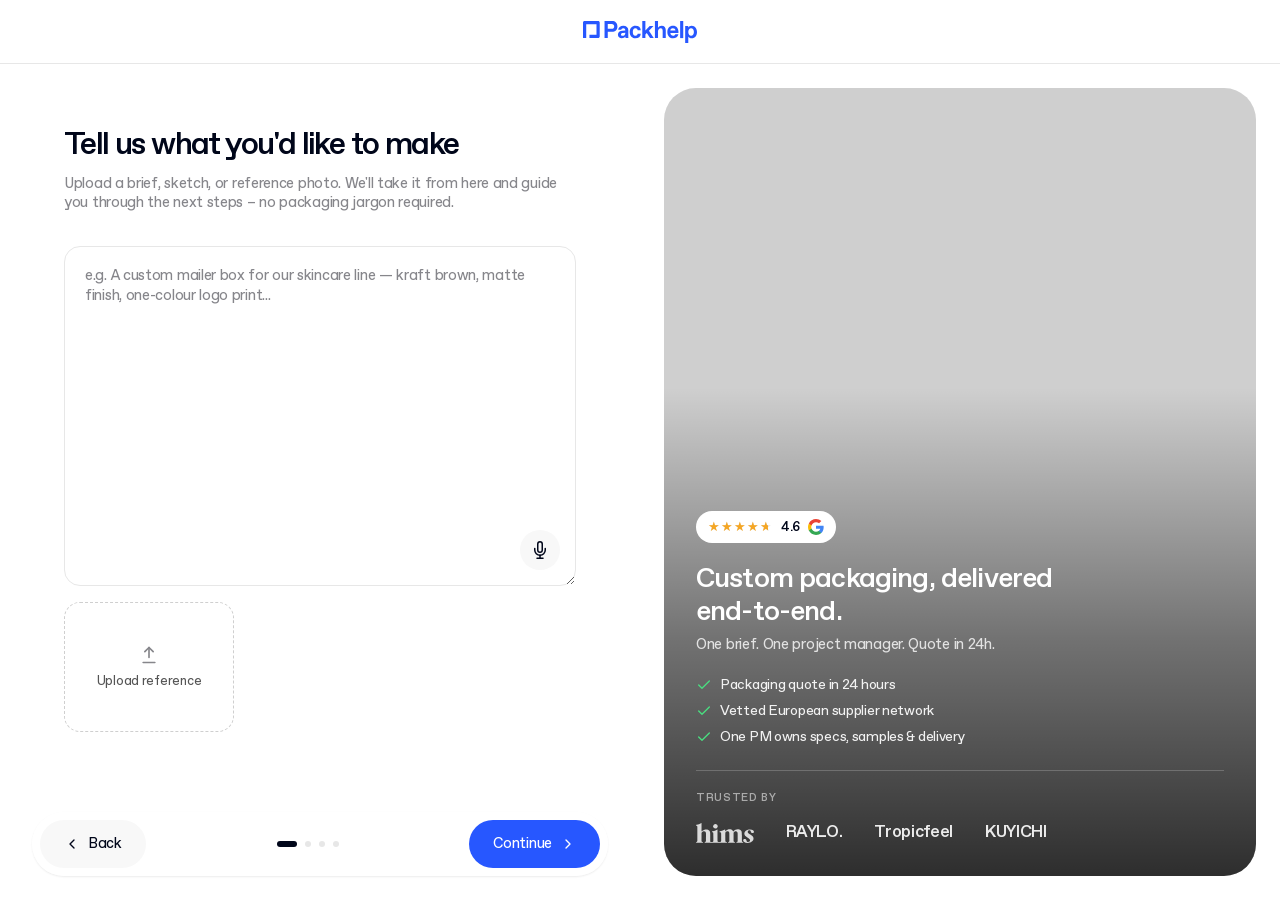
<file: get-a-quote.html>
<!DOCTYPE html>
<html lang="en">
<head>
<meta charset="UTF-8">
<meta name="viewport" content="width=device-width, initial-scale=1.0">
<title>Get a Quote — Packhelp</title>
<link rel="stylesheet" href="tokens.css">
<link rel="stylesheet" href="base.css">
<link rel="stylesheet" href="components.css">
<style>

  html, body { height: 100%; }

  .quote-page {
    display: flex;
    flex-direction: column;
    height: 100vh;
    overflow: hidden;
  }

  /* top nav (simplified variant) styles live in components.css */

  /* ---------- body split ---------- */
  .quote-body {
    flex: 1;
    display: flex;
    min-height: 0;
  }

  .quote-left {
    flex: 1 1 50%;
    min-width: 0;
    position: relative;
    display: flex;
    flex-direction: column;
    min-height: 0;
  }

  .quote-left-scroll {
    flex: 1;
    overflow-y: auto;
    padding: var(--space-16) var(--space-16) var(--space-24);
  }

  .quote-step[hidden] { display: none; }

  .quote-heading {
    max-width: 32rem;
    margin: 0 0 var(--space-3);
    font-weight: 500;
    font-size: 2rem;
    line-height: 1.08;
    letter-spacing: -0.05em;
    color: var(--color-text-primary);
  }

  .quote-subheading {
    max-width: 32rem;
    margin: 0 0 var(--space-8);
    font-size: 0.9375rem;
    line-height: 1.32;
    letter-spacing: -0.02em;
    color: var(--color-text-muted);
  }

  /* ---------- step 1: brief textarea + upload ---------- */
  .quote-textarea-wrap {
    position: relative;
    margin-bottom: var(--space-4);
  }

  .quote-textarea {
    display: block;
    width: 100%;
    min-height: 340px;
    padding: var(--space-5);
    padding-bottom: var(--space-14);
    border: 1px solid var(--color-border-default);
    border-radius: var(--radius-md);
    box-sizing: border-box;
    resize: vertical;
    font: inherit;
    font-size: 0.9375rem;
    line-height: 1.32;
    letter-spacing: -0.02em;
    color: var(--color-text-primary);
    transition: border-color .15s ease, box-shadow .15s ease;
  }

  .quote-textarea::placeholder { color: var(--color-text-muted); }

  .quote-textarea:focus {
    outline: none;
    border-color: var(--color-accent);
    box-shadow: 0 0 0 3px var(--color-focus-ring);
  }

  .quote-mic-btn {
    position: absolute;
    right: var(--space-4);
    bottom: var(--space-4);
    width: 40px;
    height: 40px;
    border-radius: var(--radius-full);
    background: var(--color-bg-muted);
  }

  .quote-mic-btn:hover { background: var(--color-bg-muted-hover); }
  .quote-mic-btn svg { width: 18px; height: 18px; }

  .quote-upload {
    display: flex;
    flex-direction: column;
    align-items: center;
    justify-content: center;
    gap: var(--space-2);
    width: 170px;
    height: 130px;
    border: 1px dashed var(--color-border-hover);
    border-radius: var(--radius-md);
    color: var(--color-text-secondary);
    font-size: 0.8125rem;
    letter-spacing: -0.02em;
    cursor: pointer;
    transition: border-color .15s ease, background-color .15s ease;
  }

  .quote-upload:hover {
    border-color: var(--color-accent);
    background: var(--color-bg-muted);
  }

  .quote-upload svg { width: 20px; height: 20px; color: var(--color-text-muted); }

  /* ---------- step 2: project detail fields ---------- */
  .quote-field { margin-bottom: var(--space-6); }

  .quote-label {
    display: block;
    margin-bottom: var(--space-2);
    font-size: 0.9375rem;
    line-height: 1.32;
    letter-spacing: -0.02em;
    color: var(--color-text-primary);
  }

  .quote-required { color: var(--color-danger); }

  .quote-input {
    display: block;
    width: 100%;
    height: 48px;
    padding: 0 var(--space-4);
    border: 1px solid var(--color-border-default);
    border-radius: var(--radius-sm);
    box-sizing: border-box;
    font: inherit;
    font-size: 0.9375rem;
    letter-spacing: -0.02em;
    color: var(--color-text-primary);
    background: var(--color-bg-surface);
    transition: border-color .15s ease, box-shadow .15s ease;
  }

  .quote-input::placeholder { color: var(--color-text-muted); }

  .quote-input:hover { border-color: var(--color-border-hover); }

  .quote-input:focus {
    outline: none;
    border-color: var(--color-accent);
    box-shadow: 0 0 0 3px var(--color-focus-ring);
  }

  .quote-select {
    display: flex;
    align-items: center;
    justify-content: space-between;
    text-align: left;
    cursor: pointer;
    color: var(--color-text-muted);
  }

  .quote-select svg { width: 16px; height: 16px; flex: none; color: var(--color-text-muted); }

  .quote-chip-row {
    display: flex;
    flex-wrap: wrap;
    gap: var(--space-3);
  }

  .quote-chip {
    display: inline-flex;
    align-items: center;
    gap: var(--space-2);
    height: 48px;
    padding: 0 var(--space-4);
    border: 1px solid var(--color-border-default);
    border-radius: var(--radius-sm);
    background: var(--color-bg-surface);
    font-size: 0.875rem;
    letter-spacing: -0.02em;
    color: var(--color-text-primary);
    cursor: pointer;
    transition: border-color .15s ease, background-color .15s ease;
  }

  .quote-chip:hover { border-color: var(--color-border-hover); background: var(--color-bg-muted); }
  .quote-chip svg { width: 15px; height: 15px; color: var(--color-text-muted); }

  /* ---------- footer nav bar ---------- */
  /* Styled like the homepage sticky-bar (pinned state): translucent white,
     blurred, pill-shaped, same subtle shadow — the standard look for any
     floating pill-bar element, not just this page's footer. */
  .quote-footer-bar {
    position: absolute;
    left: var(--space-8);
    right: var(--space-8);
    bottom: var(--space-6);
    z-index: 5;
    display: flex;
    align-items: center;
    justify-content: space-between;
    gap: var(--space-4);
    padding: var(--space-2);
    background: rgba(255, 255, 255, .80);
    backdrop-filter: blur(8px);
    -webkit-backdrop-filter: blur(8px);
    border-radius: var(--radius-full);
    box-shadow: 0 1px 2px rgba(0,0,0,.08);
  }

  .quote-btn-back {
    background: var(--color-bg-muted);
    color: var(--color-text-primary);
  }

  .quote-btn-back:hover { background: var(--color-bg-muted-hover); }

  .quote-btn-back svg, .quote-btn-continue svg { width: 16px; height: 16px; }
  .quote-btn-back svg { margin-right: var(--space-2); }
  .quote-btn-continue svg { margin-left: var(--space-2); }

  .quote-dots {
    display: flex;
    align-items: center;
    gap: var(--space-2);
  }

  .quote-dot {
    width: 6px;
    height: 6px;
    border-radius: var(--radius-full);
    background: var(--color-border-default);
    transition: width .3s ease, background-color .3s ease;
  }

  .quote-dot.active {
    width: 20px;
    background: var(--color-text-primary);
  }

  /* ---------- right visual panel ---------- */
  .quote-visual {
    flex: 1 1 50%;
    min-width: 0;
    padding: var(--space-6);
  }

  .quote-visual-inner {
    position: relative;
    width: 100%;
    height: 100%;
    border-radius: var(--radius-2xl);
    overflow: hidden;
  }

  .quote-visual-placeholder {
    position: absolute;
    inset: 0;
    background: var(--gray-400);
  }

  .quote-visual-gradient {
    position: absolute;
    inset: 0;
    background: linear-gradient(to top, rgba(0,0,0,.78) 0%, rgba(0,0,0,.45) 30%, rgba(0,0,0,0) 62%);
  }

  .quote-trust-card {
    position: absolute;
    left: var(--space-8);
    right: var(--space-8);
    bottom: var(--space-8);
    color: var(--white);
  }

  .quote-rating-badge {
    display: inline-flex;
    align-items: center;
    gap: var(--space-2);
    height: 32px;
    padding: 0 var(--space-3);
    margin-bottom: var(--space-5);
    background: var(--white);
    border-radius: var(--radius-full);
    color: var(--color-text-primary);
    font-size: 0.8125rem;
    font-weight: 500;
    letter-spacing: -0.02em;
  }

  .quote-stars { position: relative; display: inline-block; line-height: 1; font-size: 13px; letter-spacing: 1px; }
  .quote-stars-base { color: var(--gray-300); }
  .quote-stars-fill {
    position: absolute;
    inset: 0;
    overflow: hidden;
    width: 92%;
    color: #F5A623;
    white-space: nowrap;
  }

  .quote-rating-badge svg { width: 16px; height: 16px; flex: none; }

  .quote-trust-heading {
    max-width: 26rem;
    margin: 0 0 var(--space-2);
    font-weight: 500;
    font-size: 1.75rem;
    line-height: 1.16;
    letter-spacing: -0.03em;
  }

  .quote-trust-sub {
    max-width: 26rem;
    margin: 0 0 var(--space-5);
    font-size: 0.9375rem;
    line-height: 1.32;
    letter-spacing: -0.02em;
    color: rgba(255,255,255,.8);
  }

  .quote-trust-list {
    list-style: none;
    margin: 0 0 var(--space-6);
    padding: 0;
    display: flex;
    flex-direction: column;
    gap: var(--space-2);
  }

  .quote-trust-list li {
    display: flex;
    align-items: center;
    gap: var(--space-2);
    font-size: 0.875rem;
    letter-spacing: -0.02em;
    color: rgba(255,255,255,.92);
  }

  .quote-trust-list svg {
    width: 16px;
    height: 16px;
    flex: none;
    color: #4ADE80;
  }

  .quote-trust-divider {
    height: 1px;
    margin-bottom: var(--space-5);
    background: rgba(255,255,255,.2);
  }

  .quote-trusted-by-label {
    display: block;
    margin-bottom: var(--space-4);
    font-size: 0.6875rem;
    font-weight: 500;
    letter-spacing: 0.06em;
    text-transform: uppercase;
    color: rgba(255,255,255,.55);
  }

  .quote-logos {
    display: flex;
    align-items: center;
    gap: var(--space-8);
  }

  .quote-logos img {
    height: 20px;
    width: auto;
    filter: brightness(0) invert(1);
    opacity: .9;
  }

  .quote-logo-text {
    font-size: 1.0625rem;
    font-weight: 500;
    letter-spacing: -0.02em;
    opacity: .9;
    white-space: nowrap;
  }

  @media (max-width: 900px) {
    .quote-visual { display: none; }
    .quote-left { flex: 1 1 100%; }
    .quote-left-scroll { padding: var(--space-8) var(--space-5) var(--space-24); }
    .quote-footer-bar { left: var(--space-5); right: var(--space-5); bottom: var(--space-5); }
  }
</style>
</head>
<body>

<div class="quote-page">

  <div id="ph-nav-simple"></div>
  <script src="nav-header.js"></script>

  <div class="quote-body">

    <main class="quote-left">
      <div class="quote-left-scroll">

        <section class="quote-step" id="quoteStep1" data-step="1">
          <h1 class="quote-heading">Tell us what you'd like to make</h1>
          <p class="quote-subheading">Upload a brief, sketch, or reference photo. We'll take it from here and guide you through the next steps – no packaging jargon required.</p>

          <div class="quote-textarea-wrap">
            <textarea class="quote-textarea" placeholder="e.g. A custom mailer box for our skincare line — kraft brown, matte finish, one-colour logo print..."></textarea>
            <button class="icon-btn quote-mic-btn" type="button" aria-label="Voice input">
              <svg viewBox="0 0 24 24" fill="none" stroke="currentColor" stroke-width="2" stroke-linecap="round" stroke-linejoin="round"><path d="M12 1a3 3 0 0 0-3 3v8a3 3 0 0 0 6 0V4a3 3 0 0 0-3-3z"/><path d="M19 10v2a7 7 0 0 1-14 0v-2"/><line x1="12" y1="19" x2="12" y2="23"/><line x1="8" y1="23" x2="16" y2="23"/></svg>
            </button>
          </div>

          <label class="quote-upload">
            <input type="file" hidden>
            <svg viewBox="0 0 24 24" fill="none" stroke="currentColor" stroke-width="2" stroke-linecap="round" stroke-linejoin="round"><path d="M12 3v12"/><path d="m7 8 5-5 5 5"/><path d="M5 21h14"/></svg>
            <span>Upload reference</span>
          </label>
        </section>

        <section class="quote-step" id="quoteStep2" data-step="2" hidden>
          <h1 class="quote-heading">A few details about your project</h1>
          <p class="quote-subheading">Quantity, deadline, budget and any samples you'd like – so we can recommend the right setup.</p>

          <div class="quote-field">
            <label class="quote-label" for="qFirstOrder">First order volume <span class="quote-required">*</span></label>
            <input class="quote-input" id="qFirstOrder" type="text" placeholder="e.g. 1000">
          </div>

          <div class="quote-field">
            <label class="quote-label" for="qAnnual">Annual volume</label>
            <input class="quote-input" id="qAnnual" type="text" placeholder="e.g. 12000">
          </div>

          <div class="quote-field">
            <label class="quote-label" for="qNeeded">Needed by <span class="quote-required">*</span></label>
            <input class="quote-input" id="qNeeded" type="text" placeholder="ASAP, 4 weeks, 2025-09-30...">
          </div>

          <div class="quote-field">
            <label class="quote-label" for="qCountry">Delivery country <span class="quote-required">*</span></label>
            <button class="quote-input quote-select" id="qCountry" type="button">
              <span>Select a country…</span>
              <svg viewBox="0 0 24 24" fill="none" stroke="currentColor" stroke-width="2" stroke-linecap="round" stroke-linejoin="round"><polyline points="6 9 12 15 18 9"/></svg>
            </button>
          </div>

          <div class="quote-field">
            <label class="quote-label" for="qBudget">Project budget (EUR)</label>
            <input class="quote-input" id="qBudget" type="text" placeholder="e.g. 8000 EUR">
          </div>

          <div class="quote-field">
            <span class="quote-label">Samples &amp; prototyping</span>
            <div class="quote-chip-row">
              <button class="quote-chip" type="button">
                Print &amp; material swatches
                <svg viewBox="0 0 24 24" fill="none" stroke="currentColor" stroke-width="2" stroke-linecap="round" stroke-linejoin="round"><circle cx="12" cy="12" r="10"/><line x1="12" y1="16" x2="12" y2="12"/><line x1="12" y1="8" x2="12.01" y2="8"/></svg>
              </button>
              <button class="quote-chip" type="button">
                Print samples
                <svg viewBox="0 0 24 24" fill="none" stroke="currentColor" stroke-width="2" stroke-linecap="round" stroke-linejoin="round"><circle cx="12" cy="12" r="10"/><line x1="12" y1="16" x2="12" y2="12"/><line x1="12" y1="8" x2="12.01" y2="8"/></svg>
              </button>
              <button class="quote-chip" type="button">
                Size samples
                <svg viewBox="0 0 24 24" fill="none" stroke="currentColor" stroke-width="2" stroke-linecap="round" stroke-linejoin="round"><circle cx="12" cy="12" r="10"/><line x1="12" y1="16" x2="12" y2="12"/><line x1="12" y1="8" x2="12.01" y2="8"/></svg>
              </button>
              <button class="quote-chip" type="button">
                Custom prototype
                <svg viewBox="0 0 24 24" fill="none" stroke="currentColor" stroke-width="2" stroke-linecap="round" stroke-linejoin="round"><circle cx="12" cy="12" r="10"/><line x1="12" y1="16" x2="12" y2="12"/><line x1="12" y1="8" x2="12.01" y2="8"/></svg>
              </button>
            </div>
          </div>
        </section>

      </div>

      <div class="quote-footer-bar">
        <button class="btn-pill lg quote-btn-back" id="quoteBackBtn" type="button">
          <svg viewBox="0 0 24 24" fill="none" stroke="currentColor" stroke-width="2" stroke-linecap="round" stroke-linejoin="round"><polyline points="15 18 9 12 15 6"/></svg>
          Back
        </button>

        <div class="quote-dots" id="quoteDots">
          <span class="quote-dot active" data-step="1"></span>
          <span class="quote-dot" data-step="2"></span>
          <span class="quote-dot" data-step="3"></span>
          <span class="quote-dot" data-step="4"></span>
        </div>

        <button class="btn-pill lg quote-btn-continue" id="quoteContinueBtn" type="button">
          Continue
          <svg viewBox="0 0 24 24" fill="none" stroke="currentColor" stroke-width="2" stroke-linecap="round" stroke-linejoin="round"><polyline points="9 18 15 12 9 6"/></svg>
        </button>
      </div>
    </main>

    <aside class="quote-visual">
      <div class="quote-visual-inner">
        <div class="quote-visual-placeholder"></div>
        <div class="quote-visual-gradient"></div>

        <div class="quote-trust-card">
          <span class="quote-rating-badge">
            <span class="quote-stars">
              <span class="quote-stars-base">★★★★★</span>
              <span class="quote-stars-fill">★★★★★</span>
            </span>
            4.6
            <svg viewBox="0 0 24 24"><path fill="#4285F4" d="M23.49 12.27c0-.79-.07-1.54-.2-2.27H12v4.51h6.47c-.28 1.48-1.13 2.73-2.4 3.58v3h3.86c2.26-2.09 3.56-5.17 3.56-8.82z"/><path fill="#34A853" d="M12 24c3.24 0 5.95-1.08 7.93-2.91l-3.86-3c-1.08.72-2.45 1.15-4.07 1.15-3.13 0-5.78-2.11-6.73-4.96H1.29v3.09C3.26 21.3 7.31 24 12 24z"/><path fill="#FBBC05" d="M5.27 14.28A7.2 7.2 0 0 1 4.89 12c0-.79.14-1.56.38-2.28V6.63H1.29A11.98 11.98 0 0 0 0 12c0 1.94.46 3.77 1.29 5.37l3.98-3.09z"/><path fill="#EA4335" d="M12 4.75c1.77 0 3.35.61 4.6 1.8l3.42-3.42C17.94 1.19 15.24 0 12 0 7.31 0 3.26 2.7 1.29 6.63l3.98 3.09C6.22 6.86 8.87 4.75 12 4.75z"/></svg>
          </span>

          <h2 class="quote-trust-heading">Custom packaging, delivered end-to-end.</h2>
          <p class="quote-trust-sub">One brief. One project manager. Quote in 24h.</p>

          <ul class="quote-trust-list">
            <li>
              <svg viewBox="0 0 24 24" fill="none" stroke="currentColor" stroke-width="2" stroke-linecap="round" stroke-linejoin="round"><polyline points="20 6 9 17 4 12"/></svg>
              Packaging quote in 24 hours
            </li>
            <li>
              <svg viewBox="0 0 24 24" fill="none" stroke="currentColor" stroke-width="2" stroke-linecap="round" stroke-linejoin="round"><polyline points="20 6 9 17 4 12"/></svg>
              Vetted European supplier network
            </li>
            <li>
              <svg viewBox="0 0 24 24" fill="none" stroke="currentColor" stroke-width="2" stroke-linecap="round" stroke-linejoin="round"><polyline points="20 6 9 17 4 12"/></svg>
              One PM owns specs, samples &amp; delivery
            </li>
          </ul>

          <div class="quote-trust-divider"></div>

          <span class="quote-trusted-by-label">Trusted by</span>
          <div class="quote-logos">
            <img src="logotypes/logo-hims.svg" alt="hims">
            <span class="quote-logo-text">RAYLO.</span>
            <span class="quote-logo-text">Tropicfeel</span>
            <span class="quote-logo-text">KUYICHI</span>
          </div>
        </div>
      </div>
    </aside>

  </div>
</div>

<script>
  (function () {
    var TOTAL_STEPS = 2;
    var current = 1;

    var steps = document.querySelectorAll('.quote-step');
    var dots = document.querySelectorAll('.quote-dot');
    var backBtn = document.getElementById('quoteBackBtn');
    var continueBtn = document.getElementById('quoteContinueBtn');
    var scrollArea = document.querySelector('.quote-left-scroll');

    function render() {
      steps.forEach(function (step) {
        step.hidden = Number(step.dataset.step) !== current;
      });
      dots.forEach(function (dot) {
        dot.classList.toggle('active', Number(dot.dataset.step) === current);
      });
      scrollArea.scrollTop = 0;
    }

    backBtn.addEventListener('click', function () {
      if (current > 1) {
        current -= 1;
        render();
      } else {
        window.location.href = 'index.html';
      }
    });

    continueBtn.addEventListener('click', function () {
      if (current < TOTAL_STEPS) {
        current += 1;
        render();
      }
    });

    render();
  })();
</script>

</body>
</html>
</file>
<file: tokens.css>
/* ==========================================================================
   Design tokens — Packhelp Design System

   Two layers:
   1. Primitives — raw values, never used directly in component/page CSS.
   2. Semantic — named by purpose, aliasing a primitive. Components and
      pages should only ever reference semantic tokens.

   Primitive names now mirror the official brand palette's own step numbers
   (Grey 100-600, PH Blue, Rich Blue, etc.) — a --blue-500 duplicate of
   --blue-600 with no distinct brand color of its own was dropped.
   ========================================================================== */

:root {
  /* ---- primitives: blue ---- */
  --blue-100: #D6E6FF; /* Powder Blue */
  --blue-600: #2757FF; /* PH Blue — brand blue */
  --blue-700: #0B38D5; /* Dark Blue (CTA primary hover) — brand blue, pressed/hover */

  /* ---- primitives: neutral ---- */
  --white:     #FFFFFF; /* White */
  --gray-100:  #F8F8F8; /* Grey 100 */
  --gray-200:  #F2F2F2; /* Grey 200 */
  --gray-300:  #E7E7E7; /* Grey 300 */
  --gray-400:  #CFCFCF; /* Grey 400 */
  --gray-500:  #86868B; /* Grey 500 */
  --gray-600:  #555555; /* Grey 600 */
  --rich-blue: #00061A; /* Rich Blue */

  /* ---- primitives: red ---- */
  --red-500: #8A140C; /* Red */

  /* ---- primitives: yellow ---- */
  --yellow-light: #F7F2BE; /* Yellow light */

  /* ---- semantic: text ---- */
  --color-text-primary:   var(--rich-blue);
  --color-text-secondary: var(--gray-600);
  --color-text-muted:     var(--gray-500);
  --color-text-on-accent: var(--white);

  /* ---- semantic: background ---- */
  --color-bg-page:          var(--white);
  --color-bg-surface:       var(--white);
  --color-bg-muted:         var(--gray-100);
  --color-bg-muted-hover:   var(--gray-200);
  --color-bg-accent-subtle: var(--blue-100); /* light blue tint: announcement bar, marquee, gradients */
  --color-bg-inverse:       var(--rich-blue); /* dark surfaces, e.g. the CTA mockup card */
  --color-bg-notice:        var(--yellow-light); /* pale yellow note/callout background */

  /* ---- semantic: border ---- */
  --color-border-default: var(--gray-300);
  --color-border-hover:   var(--gray-400);

  /* ---- semantic: accent / interactive ---- */
  --color-accent:       var(--blue-600);
  --color-accent-hover: var(--blue-700);
  --color-focus-ring:   rgba(39, 87, 255, .16);

  /* ---- semantic: status ---- */
  --color-danger: var(--red-500);

  /* ---- spacing ----
     Strict 4px grid (8px preferred, 4px as the finer exception) — the
     half-steps Tailwind offers (0.5/1.5/2.5/3.5) were dropped since every
     one sat exactly between two grid steps with no real "nearest" side. */
  --space-1:   0.25rem;  /* 4px */
  --space-2:   0.5rem;   /* 8px */
  --space-3:   0.75rem;  /* 12px */
  --space-4:   1rem;     /* 16px */
  --space-5:   1.25rem;  /* 20px */
  --space-6:   1.5rem;   /* 24px */
  --space-7:   1.75rem;  /* 28px */
  --space-8:   2rem;     /* 32px */
  --space-10:  2.5rem;   /* 40px */
  --space-12:  3rem;     /* 48px */
  --space-14:  3.5rem;   /* 56px */
  --space-16:  4rem;     /* 64px */
  --space-20:  5rem;     /* 80px */
  --space-24:  6rem;     /* 96px */
  --space-32:  8rem;     /* 128px */
  --space-40:  10rem;    /* 160px */

  /* ---- radius ----
     Real, distinct steps already used in the page — kept as-is. The one
     consolidation: three different ways of expressing "fully rounded pill"
     (999px / 100px / 1.125rem-as-half-of-box-height) collapsed into
     --radius-full, same pattern as the duplicate blues in the color section. */
  --radius-sm:   8px;
  --radius-md:   1rem;    /* 16px */
  --radius-lg:   1.25rem; /* 20px */
  --radius-xl:   1.5rem;  /* 24px */
  --radius-2xl:  2rem;    /* 32px */
  --radius-full: 999px;

  /* ---- layout ---- */
  --max-w: 1280px;
}
</file>
<file: base.css>
/* ==========================================================================
   Base — font loading, reset, and the few global element defaults.
   Requires tokens.css to be loaded first.
   ========================================================================== */

@font-face {
  font-family: "ABC Favorit";
  src: url("ABCFavoritVariable.ttf") format("truetype-variations");
  font-weight: 100 900;
  font-style: normal;
  font-display: swap;
}

* { box-sizing: border-box; }

button, input, select, textarea {
  font-family: inherit;
}

body {
  margin: 0;
  background: var(--color-bg-page);
  color: var(--color-text-primary);
  font-family: "ABC Favorit", sans-serif;
  -webkit-font-smoothing: antialiased;
}

.container {
  max-width: var(--max-w);
  margin: 0 auto;
}
</file>
<file: components.css>
/* ==========================================================================
   Components — reusable UI atoms. Requires tokens.css + base.css.

   Scope note: only pieces already proven reusable (used in nav, hero, cta,
   footer, etc.) live here. Page/section-specific layout (hero, statement
   tiles, category grid, footer grid...) stays in the page for now and
   graduates here once it's actually reused across more than one page.
   ========================================================================== */

/* ---------- Button: .btn-pill ---------- */
.btn-pill {
  display: inline-flex;
  flex-shrink: 0;
  align-items: center;
  justify-content: center;
  background: var(--color-accent);
  color: var(--color-text-on-accent);
  border: none;
  border-radius: var(--radius-full);
  white-space: nowrap;
  text-decoration: none;
  cursor: pointer;
  transition: background-color .15s ease;
  font-weight: 400;
}

.btn-pill:hover { background: var(--color-accent-hover); }

.btn-pill.sm { height: 2rem; font-size: 0.8125rem; line-height: 1; letter-spacing: -0.02em; padding: 0 var(--space-3); }

.btn-pill.md { height: 2.5rem; font-size: 0.8125rem; line-height: 1; letter-spacing: -0.02em; padding: 0 var(--space-5); }

.btn-pill.lg {
  display: flex;
  width: fit-content;
  height: var(--space-12);
  padding: 0 var(--space-6);
  justify-content: center;
  align-items: center;
  font-size: 0.9375rem;
  line-height: 1;
  letter-spacing: -0.02em;
}

.btn-pill.secondary {
  background: transparent;
  color: var(--color-text-primary);
  border: 1px solid rgba(0,0,0,.15);
}

.btn-pill.secondary:hover { background: rgba(0,0,0,.04); }

.btn-arrow {
  flex: none;
  width: 0;
  margin-left: 0;
  opacity: 0;
  overflow: hidden;
  transition: width 0.2s ease, margin-left 0.2s ease, opacity 0.2s ease;
}

.btn-pill:hover .btn-arrow {
  width: 16px;
  margin-left: var(--space-2);
  opacity: 1;
}

.btn-pill.outline-light {
  background: transparent;
  color: var(--color-text-on-accent);
  border: 1px solid rgba(255,255,255,.35);
}

.btn-pill.outline-light:hover {
  background: rgba(255,255,255,.08);
}

/* ---------- Badge: nav "New" tag ---------- */
.nav-badge-new {
  display: inline-flex;
  align-items: center;
  margin-left: var(--space-1);
  padding: 0.25rem 0.25rem;
  background: var(--color-bg-accent-subtle);
  color: var(--color-accent);
  font-size: 0.6875rem;
  font-weight: 500;
  line-height: 1;
  letter-spacing: -0.02em;
  border-radius: var(--radius-full);
  vertical-align: middle;
}

/* ---------- Icon button ---------- */
.icon-btn {
  display: flex;
  align-items: center;
  justify-content: center;
  background: none;
  border: none;
  cursor: pointer;
  color: var(--color-text-primary);
  padding: var(--space-1);
}

.icon-btn svg { width: 20px; height: 20px; }

/* ---------- Input: search ---------- */
.search-wrap {
  justify-self: center;
  pointer-events: auto;
  width: 100%;
  max-width: 30rem;
  display: flex;
  align-items: center;
  gap: var(--space-2);
  height: 2.5rem;
  padding: 0 var(--space-4);
  border-radius: var(--radius-full);
  background: var(--color-bg-muted);
  border: 1px solid transparent;
  box-sizing: border-box;
  transition: background-color .15s ease, border-color .15s ease, box-shadow .15s ease;
}

.search-wrap:hover {
  background: var(--color-bg-muted-hover);
}

.search-wrap:focus-within {
  background: var(--color-bg-surface);
  border-color: var(--color-accent);
  box-shadow: 0 0 0 3px var(--color-focus-ring);
}

.search-icon {
  width: 16px;
  height: 16px;
  color: var(--color-text-muted);
  flex: none;
}

.search-wrap input {
  flex: 1;
  min-width: 0;
  border: none;
  background: none;
  outline: none;
  font: inherit;
  font-size: 0.8125rem;
  line-height: 1;
  letter-spacing: -0.02em;
  color: var(--color-text-primary);
  overflow: hidden;
  text-overflow: ellipsis;
  white-space: nowrap;
}

.search-wrap input::placeholder { color: var(--color-text-muted); }

/* ---------- Input: newsletter (pill, on muted background) ---------- */
.footer-newsletter-input {
  flex: 1 1 auto;
  min-width: 0;
  height: 2.5rem;
  padding: 0 var(--space-4);
  border: 1px solid transparent;
  box-sizing: border-box;
  border-radius: var(--radius-full);
  background: var(--color-bg-muted);
  font-family: inherit;
  font-size: 0.8125rem;
  line-height: 1;
  letter-spacing: -0.02em;
  color: var(--color-text-primary);
  transition: background-color .15s ease, border-color .15s ease, box-shadow .15s ease;
}

.footer-newsletter-input::placeholder {
  color: var(--color-text-muted);
}

.footer-newsletter-input:hover {
  background: var(--color-bg-muted-hover);
}

.footer-newsletter-input:focus {
  outline: none;
  background: var(--color-bg-surface);
  border-color: var(--color-accent);
  box-shadow: 0 0 0 3px var(--color-focus-ring);
}

/* ---------- Input: bordered text field ---------- */
.password-gate-input {
  width: 100%;
  height: 48px;
  padding: 0 var(--space-4);
  border-radius: var(--radius-sm);
  border: 1px solid var(--color-border-default);
  font-size: 0.9375rem;
  line-height: 1;
  letter-spacing: -0.02em;
  font-family: inherit;
  box-sizing: border-box;
  transition: border-color .15s ease, box-shadow .15s ease;
}

.password-gate-input:hover {
  border-color: var(--color-border-hover);
}

.password-gate-input:focus {
  outline: none;
  border-color: var(--color-accent);
  box-shadow: 0 0 0 3px var(--color-focus-ring);
}

/* ---------- Toggle switch ---------- */
.site-toggle {
  position: relative;
  display: inline-block;
  width: 40px;
  height: 24px;
  flex: none;
}

.site-toggle input {
  opacity: 0;
  width: 0;
  height: 0;
}

.site-toggle-track {
  position: absolute;
  inset: 0;
  background: var(--color-border-default);
  border-radius: var(--radius-full);
  cursor: pointer;
  transition: background 0.2s ease, box-shadow 0.15s ease;
}

.site-toggle:hover .site-toggle-track {
  background: var(--color-border-hover);
}

.site-toggle:hover input:checked + .site-toggle-track {
  background: var(--color-accent-hover);
}

.site-toggle input:focus-visible + .site-toggle-track {
  box-shadow: 0 0 0 3px var(--color-focus-ring);
}

.site-toggle-thumb {
  position: absolute;
  top: 3px;
  left: 3px;
  width: 18px;
  height: 18px;
  border-radius: 50%;
  background: var(--color-bg-surface);
  box-shadow: 0 1px 3px rgba(0,0,0,.2);
  transition: transform 0.2s ease;
}

.site-toggle input:checked + .site-toggle-track {
  background: var(--color-accent);
}

.site-toggle input:checked + .site-toggle-track .site-toggle-thumb {
  transform: translateX(16px);
}

/* ---------- Top nav (sticky bar + nav-wrapper) — markup injected by nav-header.js ---------- */
.nav-wrapper {
  position: relative;
  z-index: 1;
  width: 100vw;
  left: 50%;
  transform: translateX(-50%);
  margin-top: -20px;
  background: var(--color-bg-page);
  border-radius: var(--radius-lg) var(--radius-lg) 0 0;
}

.nav-row1 {
  position: relative;
  display: flex;
  align-items: center;
  justify-content: space-between;
  gap: var(--space-8);
  height: 4rem;
  padding: 0 var(--space-8);
}

.sticky-bar {
  position: fixed;
  left: 50%;
  transform: translateX(-50%);
  z-index: 50;
  width: 100%;
  max-width: 1280px;
  display: grid;
  grid-template-columns: 1fr minmax(180px, 30rem) 1fr;
  align-items: center;
  gap: var(--space-4);
  padding: var(--space-2) var(--space-8);
  box-sizing: border-box;
  border-radius: var(--radius-full);
  background: transparent;
  box-shadow: none;
  transition: background 0.3s ease, box-shadow 0.3s ease;
  pointer-events: none;
}

.sticky-bar.is-pinned {
  background: rgba(255, 255, 255, 0.80);
  box-shadow: 0 1px 2px rgba(0,0,0,.08);
  backdrop-filter: blur(8px);
  -webkit-backdrop-filter: blur(8px);
}

.sticky-links {
  justify-self: start;
  display: flex;
  align-items: center;
  gap: var(--space-5);
  pointer-events: auto;
  opacity: 0;
  transform: translateY(-16px);
  transition: opacity 0.3s ease, transform 0.3s ease;
}

.sticky-links a {
  font-size: 0.8125rem;
  line-height: 1;
  letter-spacing: -0.02em;
  color: var(--color-text-primary);
  text-decoration: none;
  white-space: nowrap;
  padding: var(--space-2) var(--space-3);
  border-radius: var(--radius-full);
  transition: background-color .15s ease;
}

.sticky-links a:hover {
  background-color: rgba(0,0,0,.05);
}

.sticky-cta {
  justify-self: end;
  display: flex;
  align-items: center;
  gap: var(--space-2);
  pointer-events: auto;
  opacity: 0;
  transform: translateY(-16px);
  transition: opacity 0.3s ease, transform 0.3s ease;
}

.sticky-bar.is-pinned .sticky-links,
.sticky-bar.is-pinned .sticky-cta {
  opacity: 1;
  transform: translateY(0);
}

.signin-link {
  font-size: 0.8125rem;
  line-height: 1;
  letter-spacing: -0.02em;
  color: var(--color-text-primary);
  text-decoration: none;
  white-space: nowrap;
}

.flag-badge {
  width: 24px;
  height: 24px;
  border-radius: 50%;
  overflow: hidden;
  flex: none;
  display: flex;
}

.flag-badge img {
  width: 100%;
  height: 100%;
  object-fit: cover;
}

.nav-row1::after {
  content: "";
  position: absolute;
  bottom: 0;
  left: 50%;
  width: 100vw;
  transform: translateX(-50%);
  border-bottom: 1px solid rgba(0,0,0,.07);
}

nav.topbar {
  position: relative;
  display: flex;
  align-items: center;
  justify-content: space-between;
  height: 3.5rem;
  padding: 0 var(--space-8);
}

nav.topbar::after {
  content: "";
  position: absolute;
  bottom: 0;
  left: 50%;
  width: 100vw;
  transform: translateX(-50%);
  border-bottom: 1px solid rgba(0,0,0,.07);
}

.nav-megamenu {
  position: absolute;
  z-index: 20;
  top: 100%;
  left: 50%;
  width: 100vw;
  box-sizing: border-box;
  background: var(--color-bg-surface);
  border-top: 1px solid rgba(0,0,0,.07);
  border-bottom: 1px solid rgba(0,0,0,.07);
  opacity: 0;
  visibility: hidden;
  transform: translateX(-50%) translateY(4px);
  transition: opacity 0.15s ease, transform 0.15s ease, visibility 0s linear 0.15s;
}

nav.topbar:has(.nav-item-packaging:hover) .nav-megamenu,
.nav-megamenu:hover {
  opacity: 1;
  visibility: visible;
  transform: translateX(-50%) translateY(0);
  transition: opacity 0.15s ease, transform 0.15s ease;
}

.nav-megamenu-inner {
  display: flex;
  gap: var(--space-10);
  max-width: var(--max-w);
  margin: 0 auto;
  padding: var(--space-8);
  box-sizing: border-box;
}

.nav-megamenu-col {
  flex: 1 1 0;
  min-width: 0;
  display: flex;
  flex-direction: column;
  gap: var(--space-6);
}

.nav-megamenu-divider {
  flex: 0 0 auto;
  width: 1px;
  align-self: stretch;
  background: var(--gray-300);
}

.nav-megamenu-title {
  margin: 0 0 var(--space-3);
  font-size: 0.9375rem;
  line-height: 1.16;
  letter-spacing: -0.02em;
  font-weight: 500;
  color: var(--color-text-primary);
}

.nav-megamenu-group ul {
  list-style: none;
  margin: 0;
  padding: 0;
  display: flex;
  flex-direction: column;
  gap: var(--space-3);
}

.nav-megamenu-group a {
  font-size: 0.9375rem;
  line-height: 1.32;
  letter-spacing: -0.02em;
  color: var(--color-text-secondary);
  text-decoration: none;
}

.nav-megamenu-group a:hover {
  text-decoration: underline;
}

.nav-megamenu-group ul.nav-megamenu-sublist {
  margin-top: var(--space-3);
  padding-left: var(--space-4);
}

.logo {
  height: 22px;
  width: auto;
  flex: none;
}

.nav-links {
  display: flex;
  align-items: center;
  gap: var(--space-5);
  list-style: none;
  margin: 0;
  padding: 0;
  font-size: 0.8125rem;
  line-height: 1;
  letter-spacing: -0.02em;
}

.nav-links a, .nav-links button {
  background: none;
  border: none;
  font: inherit;
  color: var(--color-text-primary);
  cursor: pointer;
  text-decoration: none;
  padding: var(--space-2) var(--space-3);
  border-radius: var(--radius-full);
  transition: background-color .15s ease;
  display: flex;
  align-items: center;
  gap: var(--space-1);
  white-space: nowrap;
}

.nav-links a:hover, .nav-links button:hover {
  background-color: rgba(0,0,0,.05);
}

.nav-links button.btn-pill, .nav-links a.btn-pill {
  background: var(--color-accent);
  color: var(--color-text-on-accent);
  border: none;
}

.nav-links button.btn-pill:hover, .nav-links a.btn-pill:hover {
  background: var(--color-accent-hover);
}

.nav-links button.btn-pill.secondary, .nav-links a.btn-pill.secondary {
  background: transparent;
  color: var(--color-text-primary);
  border: 1px solid rgba(0,0,0,.15);
}

.nav-links button.btn-pill.secondary:hover, .nav-links a.btn-pill.secondary:hover {
  background: rgba(0,0,0,.04);
}

.caret {
  width: 10px;
  height: 10px;
  opacity: .6;
}

/* ---------- Top nav — simplified variant (centered logo, no links) ---------- */
.quote-topbar {
  flex: none;
  display: flex;
  align-items: center;
  justify-content: center;
  height: var(--space-16);
  border-bottom: 1px solid var(--color-border-default);
}

/* .logo (height/width/flex) is the shared rule above — no override needed here */
</file>
